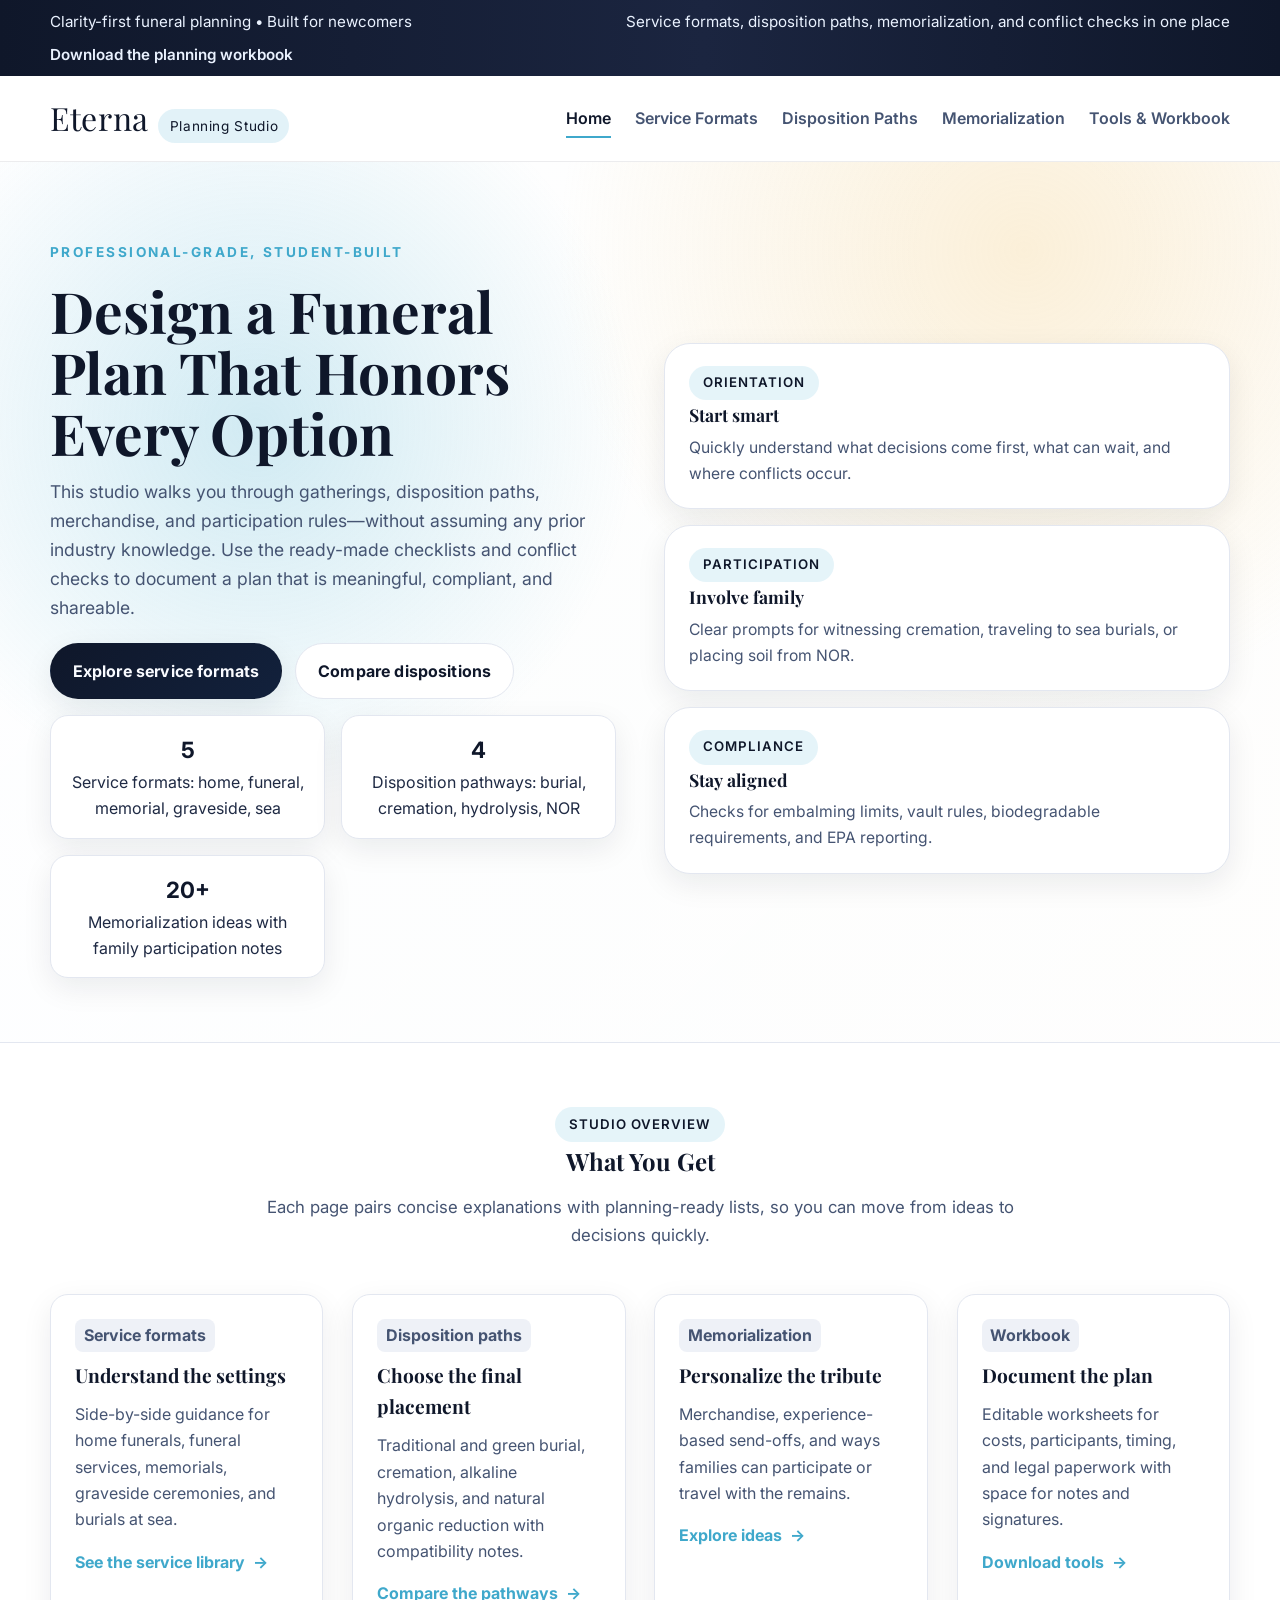
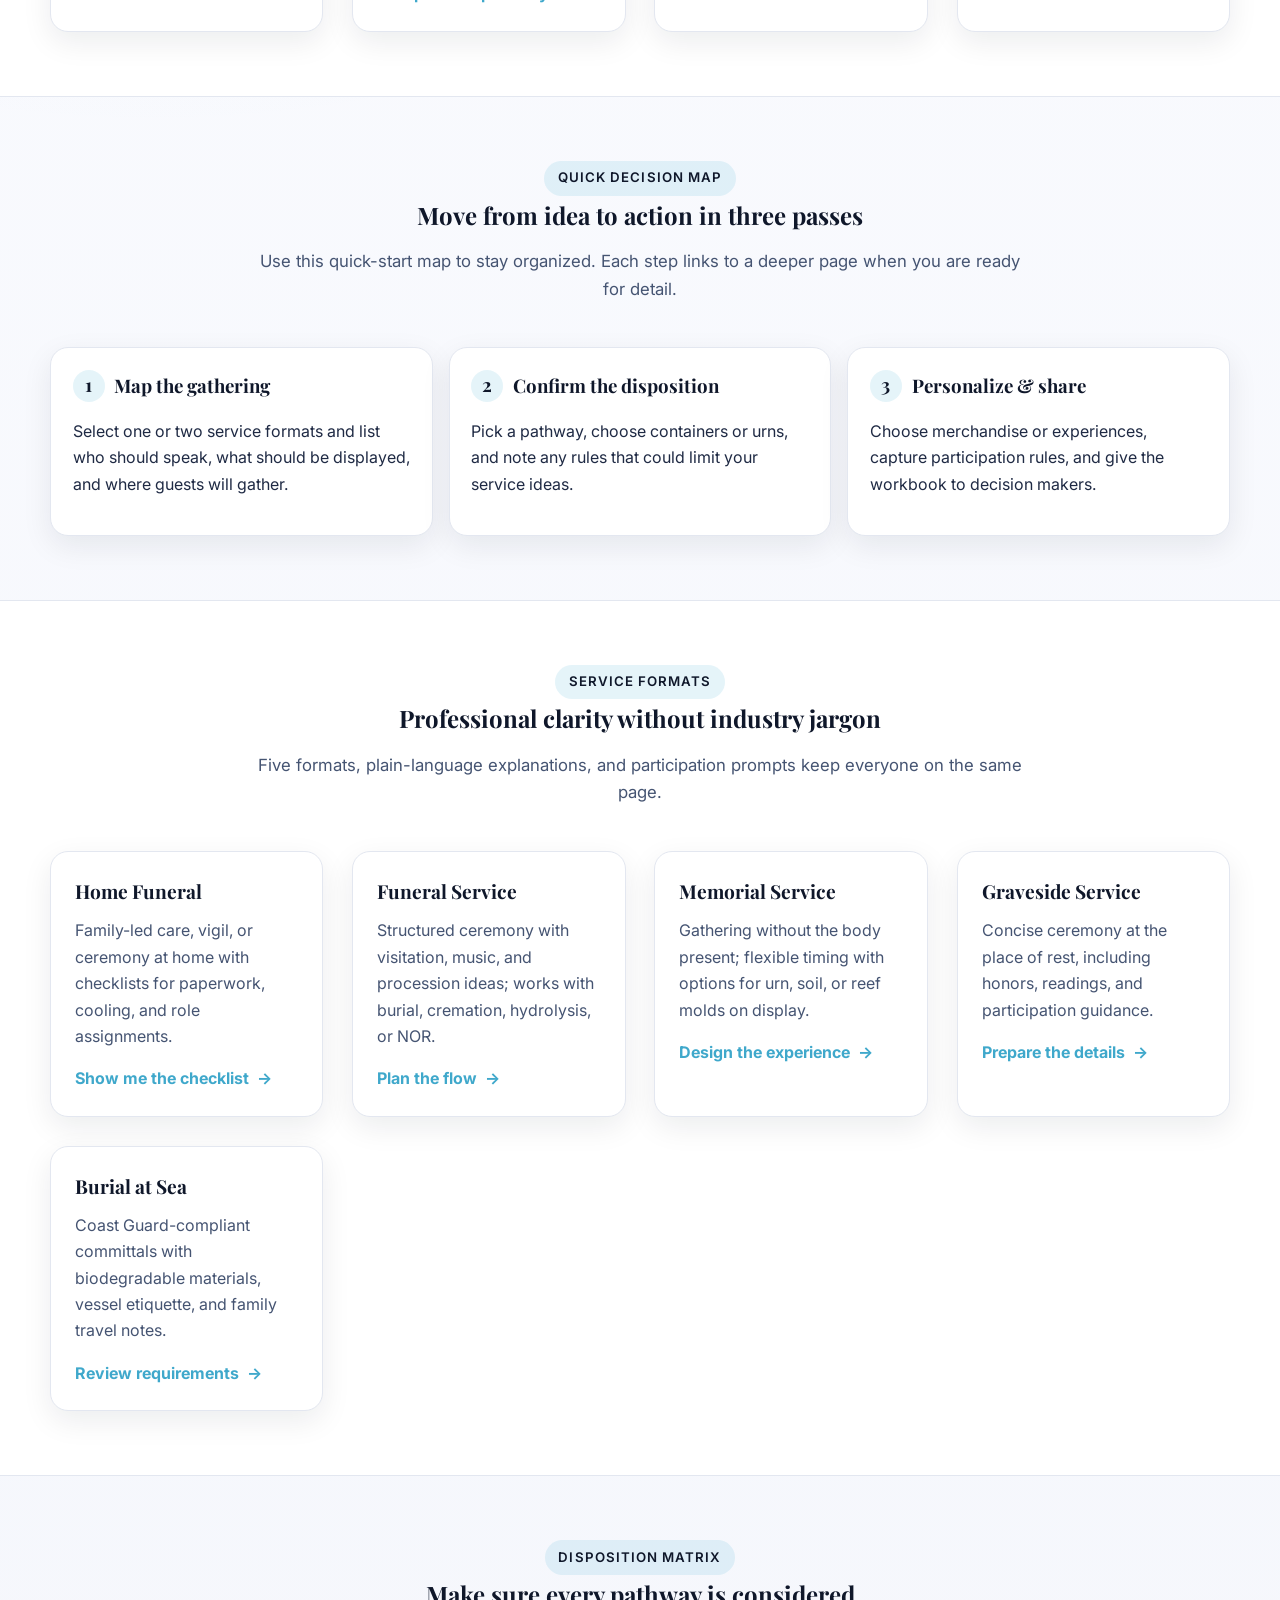
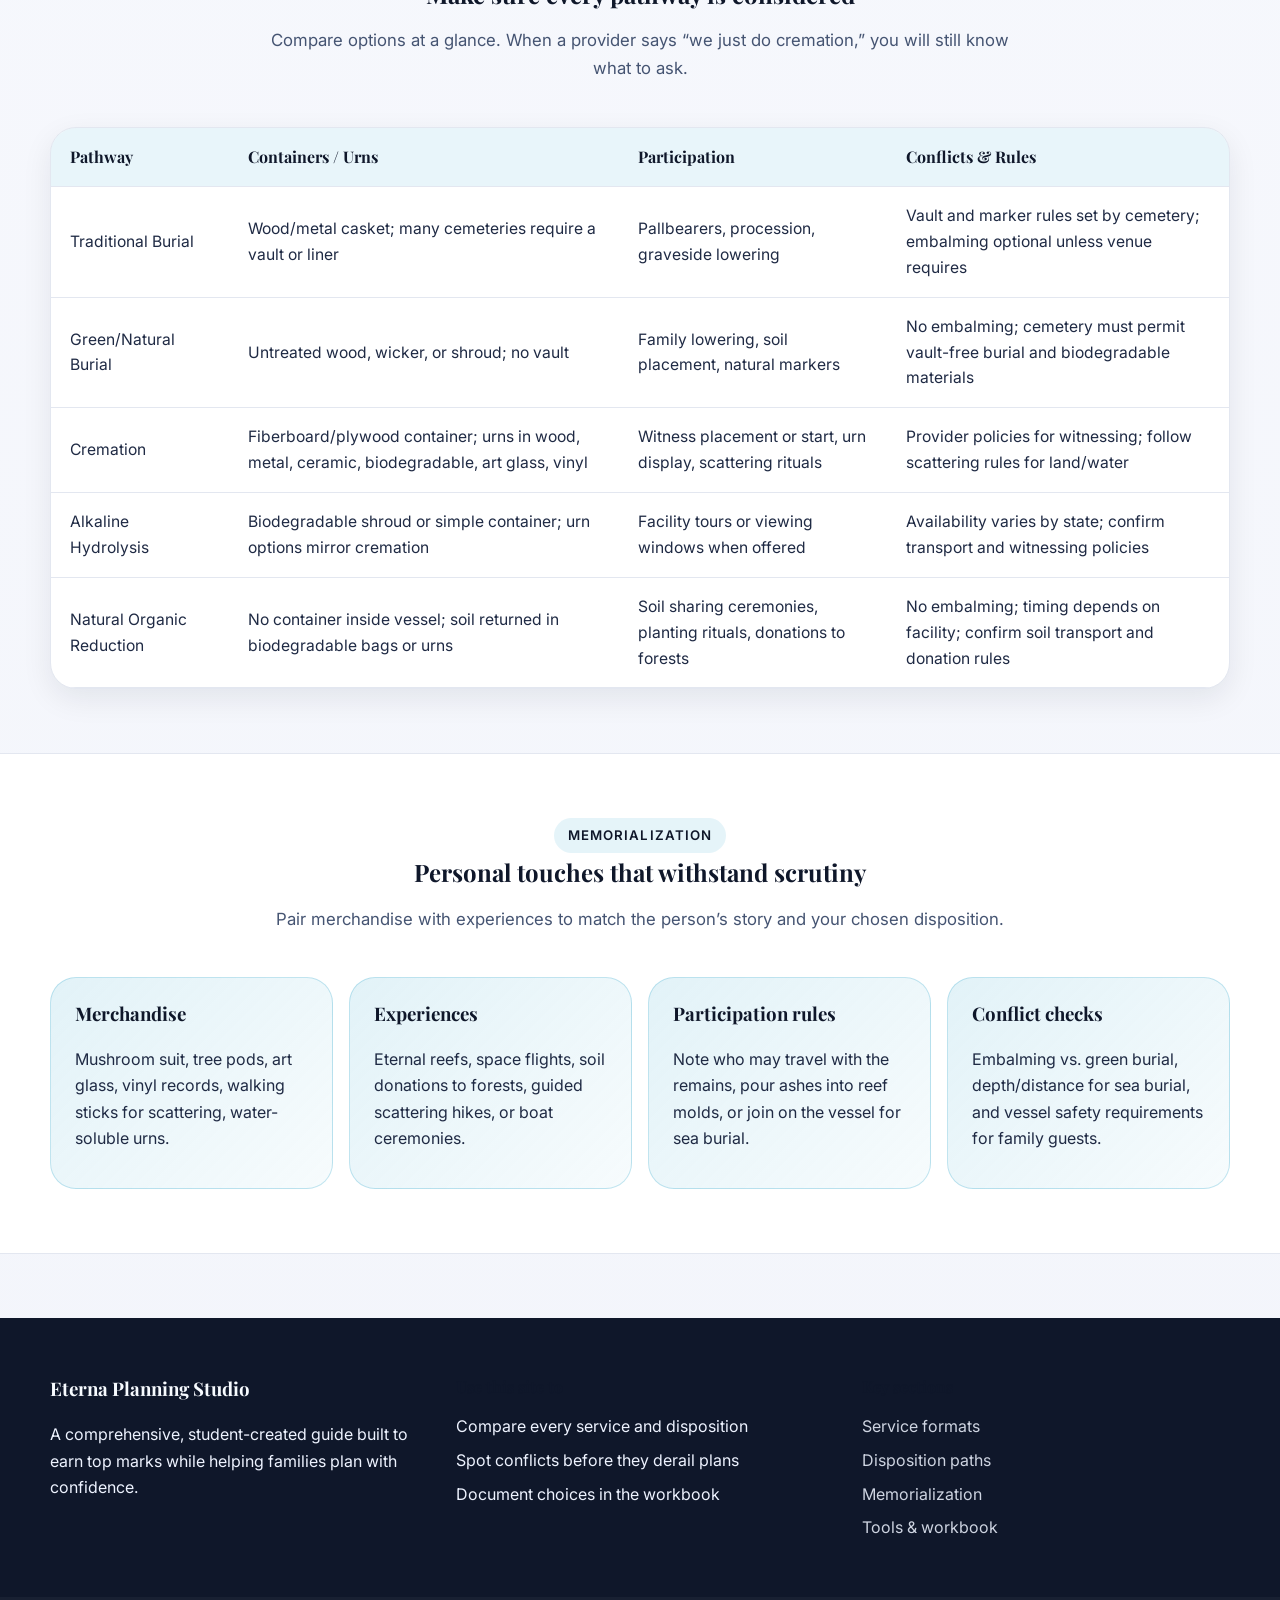
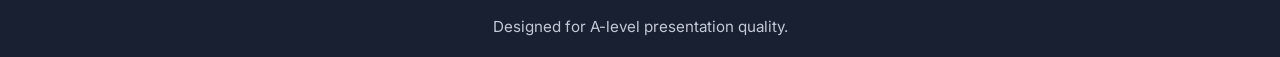
<file: index.html>
<!DOCTYPE html>
<html lang="en">
  <head>
    <meta charset="utf-8" />
    <meta name="viewport" content="width=device-width, initial-scale=1" />
    <meta
      name="description"
      content="A polished, student-built funeral planning studio that explains every service, disposition, and memorialization option with actionable checklists."
    />
    <title>Eterna Planning Studio | Your Complete Funeral Planning Guide</title>
    <link rel="stylesheet" href="assets/css/site.css" />
    <script src="assets/js/main.js" defer></script>
  </head>
  <body>
    <header class="site-header">
      <div class="top-bar">
        <div class="container">
          <span>Clarity-first funeral planning • Built for newcomers</span>
          <span>Service formats, disposition paths, memorialization, and conflict checks in one place</span>
          <a href="contact.html">Download the planning workbook</a>
        </div>
      </div>
      <div class="container navbar">
        <a href="index.html" class="brand">Eterna <span>Planning Studio</span></a>
        <button class="nav-toggle" type="button" aria-expanded="false" aria-label="Toggle navigation" data-nav-toggle>
          &#9776;
        </button>
        <ul class="nav-links" data-nav-links>
          <li><a href="#top" class="active">Home</a></li>
          <li><a href="services.html">Service Formats</a></li>
          <li><a href="preplanning.html">Disposition Paths</a></li>
          <li><a href="obituaries.html">Memorialization</a></li>
          <li><a href="contact.html">Tools &amp; Workbook</a></li>
        </ul>
      </div>
    </header>

    <main id="top">
      <section class="hero">
        <div class="container">
          <div class="hero-copy">
            <div class="hero-eyebrow">Professional-grade, student-built</div>
            <h1>Design a Funeral Plan That Honors Every Option</h1>
            <p>
              This studio walks you through gatherings, disposition paths, merchandise, and participation rules—without assuming any prior industry knowledge. Use the ready-made checklists and conflict checks to document a plan that is meaningful, compliant, and shareable.
            </p>
            <div class="hero-actions">
              <a class="btn btn-primary" href="services.html">Explore service formats</a>
              <a class="btn btn-secondary" href="preplanning.html">Compare dispositions</a>
            </div>
            <div class="stats">
              <div class="stat"><strong>5</strong>Service formats: home, funeral, memorial, graveside, sea</div>
              <div class="stat"><strong>4</strong>Disposition pathways: burial, cremation, hydrolysis, NOR</div>
              <div class="stat"><strong>20+</strong>Memorialization ideas with family participation notes</div>
            </div>
          </div>
          <div class="hero-panels">
            <div class="hero-panel">
              <div class="pill">Orientation</div>
              <h3>Start smart</h3>
              <p>Quickly understand what decisions come first, what can wait, and where conflicts occur.</p>
            </div>
            <div class="hero-panel">
              <div class="pill">Participation</div>
              <h3>Involve family</h3>
              <p>Clear prompts for witnessing cremation, traveling to sea burials, or placing soil from NOR.</p>
            </div>
            <div class="hero-panel">
              <div class="pill">Compliance</div>
              <h3>Stay aligned</h3>
              <p>Checks for embalming limits, vault rules, biodegradable requirements, and EPA reporting.</p>
            </div>
          </div>
        </div>
      </section>

      <section class="section section-alt">
        <div class="container">
          <div class="section-header">
            <div class="pill">Studio overview</div>
            <h2>What You Get</h2>
            <p>Each page pairs concise explanations with planning-ready lists, so you can move from ideas to decisions quickly.</p>
          </div>
          <div class="card-grid">
            <article class="card">
              <span class="tag">Service formats</span>
              <h3>Understand the settings</h3>
              <p>Side-by-side guidance for home funerals, funeral services, memorials, graveside ceremonies, and burials at sea.</p>
              <a class="card-link" href="services.html">See the service library</a>
            </article>
            <article class="card">
              <span class="tag">Disposition paths</span>
              <h3>Choose the final placement</h3>
              <p>Traditional and green burial, cremation, alkaline hydrolysis, and natural organic reduction with compatibility notes.</p>
              <a class="card-link" href="preplanning.html">Compare the pathways</a>
            </article>
            <article class="card">
              <span class="tag">Memorialization</span>
              <h3>Personalize the tribute</h3>
              <p>Merchandise, experience-based send-offs, and ways families can participate or travel with the remains.</p>
              <a class="card-link" href="obituaries.html">Explore ideas</a>
            </article>
            <article class="card">
              <span class="tag">Workbook</span>
              <h3>Document the plan</h3>
              <p>Editable worksheets for costs, participants, timing, and legal paperwork with space for notes and signatures.</p>
              <a class="card-link" href="contact.html">Download tools</a>
            </article>
          </div>
        </div>
      </section>

      <section class="section">
        <div class="container">
          <div class="section-header">
            <div class="pill">Quick decision map</div>
            <h2>Move from idea to action in three passes</h2>
            <p>Use this quick-start map to stay organized. Each step links to a deeper page when you are ready for detail.</p>
          </div>
          <div class="plan-steps">
            <div class="plan-step">
              <h3>Map the gathering</h3>
              <p>Select one or two service formats and list who should speak, what should be displayed, and where guests will gather.</p>
            </div>
            <div class="plan-step">
              <h3>Confirm the disposition</h3>
              <p>Pick a pathway, choose containers or urns, and note any rules that could limit your service ideas.</p>
            </div>
            <div class="plan-step">
              <h3>Personalize &amp; share</h3>
              <p>Choose merchandise or experiences, capture participation rules, and give the workbook to decision makers.</p>
            </div>
          </div>
        </div>
      </section>

      <section class="section section-alt" id="services">
        <div class="container">
          <div class="section-header">
            <div class="pill">Service formats</div>
            <h2>Professional clarity without industry jargon</h2>
            <p>Five formats, plain-language explanations, and participation prompts keep everyone on the same page.</p>
          </div>
          <div class="card-grid">
            <article class="card">
              <h3>Home Funeral</h3>
              <p>Family-led care, vigil, or ceremony at home with checklists for paperwork, cooling, and role assignments.</p>
              <a class="card-link" href="services.html#home-funeral">Show me the checklist</a>
            </article>
            <article class="card">
              <h3>Funeral Service</h3>
              <p>Structured ceremony with visitation, music, and procession ideas; works with burial, cremation, hydrolysis, or NOR.</p>
              <a class="card-link" href="services.html#funeral-service">Plan the flow</a>
            </article>
            <article class="card">
              <h3>Memorial Service</h3>
              <p>Gathering without the body present; flexible timing with options for urn, soil, or reef molds on display.</p>
              <a class="card-link" href="services.html#memorial-service">Design the experience</a>
            </article>
            <article class="card">
              <h3>Graveside Service</h3>
              <p>Concise ceremony at the place of rest, including honors, readings, and participation guidance.</p>
              <a class="card-link" href="services.html#graveside-service">Prepare the details</a>
            </article>
            <article class="card">
              <h3>Burial at Sea</h3>
              <p>Coast Guard-compliant committals with biodegradable materials, vessel etiquette, and family travel notes.</p>
              <a class="card-link" href="services.html#burial-at-sea">Review requirements</a>
            </article>
          </div>
        </div>
      </section>

      <section class="section" id="disposition">
        <div class="container">
          <div class="section-header">
            <div class="pill">Disposition matrix</div>
            <h2>Make sure every pathway is considered</h2>
            <p>Compare options at a glance. When a provider says “we just do cremation,” you will still know what to ask.</p>
          </div>
          <div class="table-wrapper">
            <table class="table">
              <thead>
                <tr>
                  <th>Pathway</th>
                  <th>Containers / Urns</th>
                  <th>Participation</th>
                  <th>Conflicts &amp; Rules</th>
                </tr>
              </thead>
              <tbody>
                <tr>
                  <td>Traditional Burial</td>
                  <td>Wood/metal casket; many cemeteries require a vault or liner</td>
                  <td>Pallbearers, procession, graveside lowering</td>
                  <td>Vault and marker rules set by cemetery; embalming optional unless venue requires</td>
                </tr>
                <tr>
                  <td>Green/Natural Burial</td>
                  <td>Untreated wood, wicker, or shroud; no vault</td>
                  <td>Family lowering, soil placement, natural markers</td>
                  <td>No embalming; cemetery must permit vault-free burial and biodegradable materials</td>
                </tr>
                <tr>
                  <td>Cremation</td>
                  <td>Fiberboard/plywood container; urns in wood, metal, ceramic, biodegradable, art glass, vinyl</td>
                  <td>Witness placement or start, urn display, scattering rituals</td>
                  <td>Provider policies for witnessing; follow scattering rules for land/water</td>
                </tr>
                <tr>
                  <td>Alkaline Hydrolysis</td>
                  <td>Biodegradable shroud or simple container; urn options mirror cremation</td>
                  <td>Facility tours or viewing windows when offered</td>
                  <td>Availability varies by state; confirm transport and witnessing policies</td>
                </tr>
                <tr>
                  <td>Natural Organic Reduction</td>
                  <td>No container inside vessel; soil returned in biodegradable bags or urns</td>
                  <td>Soil sharing ceremonies, planting rituals, donations to forests</td>
                  <td>No embalming; timing depends on facility; confirm soil transport and donation rules</td>
                </tr>
              </tbody>
            </table>
          </div>
        </div>
      </section>

      <section class="section section-alt" id="memorialization">
        <div class="container">
          <div class="section-header">
            <div class="pill">Memorialization</div>
            <h2>Personal touches that withstand scrutiny</h2>
            <p>Pair merchandise with experiences to match the person’s story and your chosen disposition.</p>
          </div>
          <div class="callout-grid">
            <div class="callout">
              <h3>Merchandise</h3>
              <p>Mushroom suit, tree pods, art glass, vinyl records, walking sticks for scattering, water-soluble urns.</p>
            </div>
            <div class="callout">
              <h3>Experiences</h3>
              <p>Eternal reefs, space flights, soil donations to forests, guided scattering hikes, or boat ceremonies.</p>
            </div>
            <div class="callout">
              <h3>Participation rules</h3>
              <p>Note who may travel with the remains, pour ashes into reef molds, or join on the vessel for sea burial.</p>
            </div>
            <div class="callout">
              <h3>Conflict checks</h3>
              <p>Embalming vs. green burial, depth/distance for sea burial, and vessel safety requirements for family guests.</p>
            </div>
          </div>
        </div>
      </section>
    </main>

    <footer>
      <div class="container footer-grid">
        <div class="footer-brand">
          <h3>Eterna Planning Studio</h3>
          <p>A comprehensive, student-created guide built to earn top marks while helping families plan with confidence.</p>
        </div>
        <div>
          <h4>Use this site to</h4>
          <ul class="footer-links">
            <li>Compare every service and disposition</li>
            <li>Spot conflicts before they derail plans</li>
            <li>Document choices in the workbook</li>
          </ul>
        </div>
        <div>
          <h4>Key sections</h4>
          <ul class="footer-links">
            <li><a href="services.html">Service formats</a></li>
            <li><a href="preplanning.html">Disposition paths</a></li>
            <li><a href="obituaries.html">Memorialization</a></li>
            <li><a href="contact.html">Tools &amp; workbook</a></li>
          </ul>
        </div>
      </div>
      <div class="footer-bottom">Designed for A-level presentation quality.</div>
    </footer>
  </body>
</html>
</file>
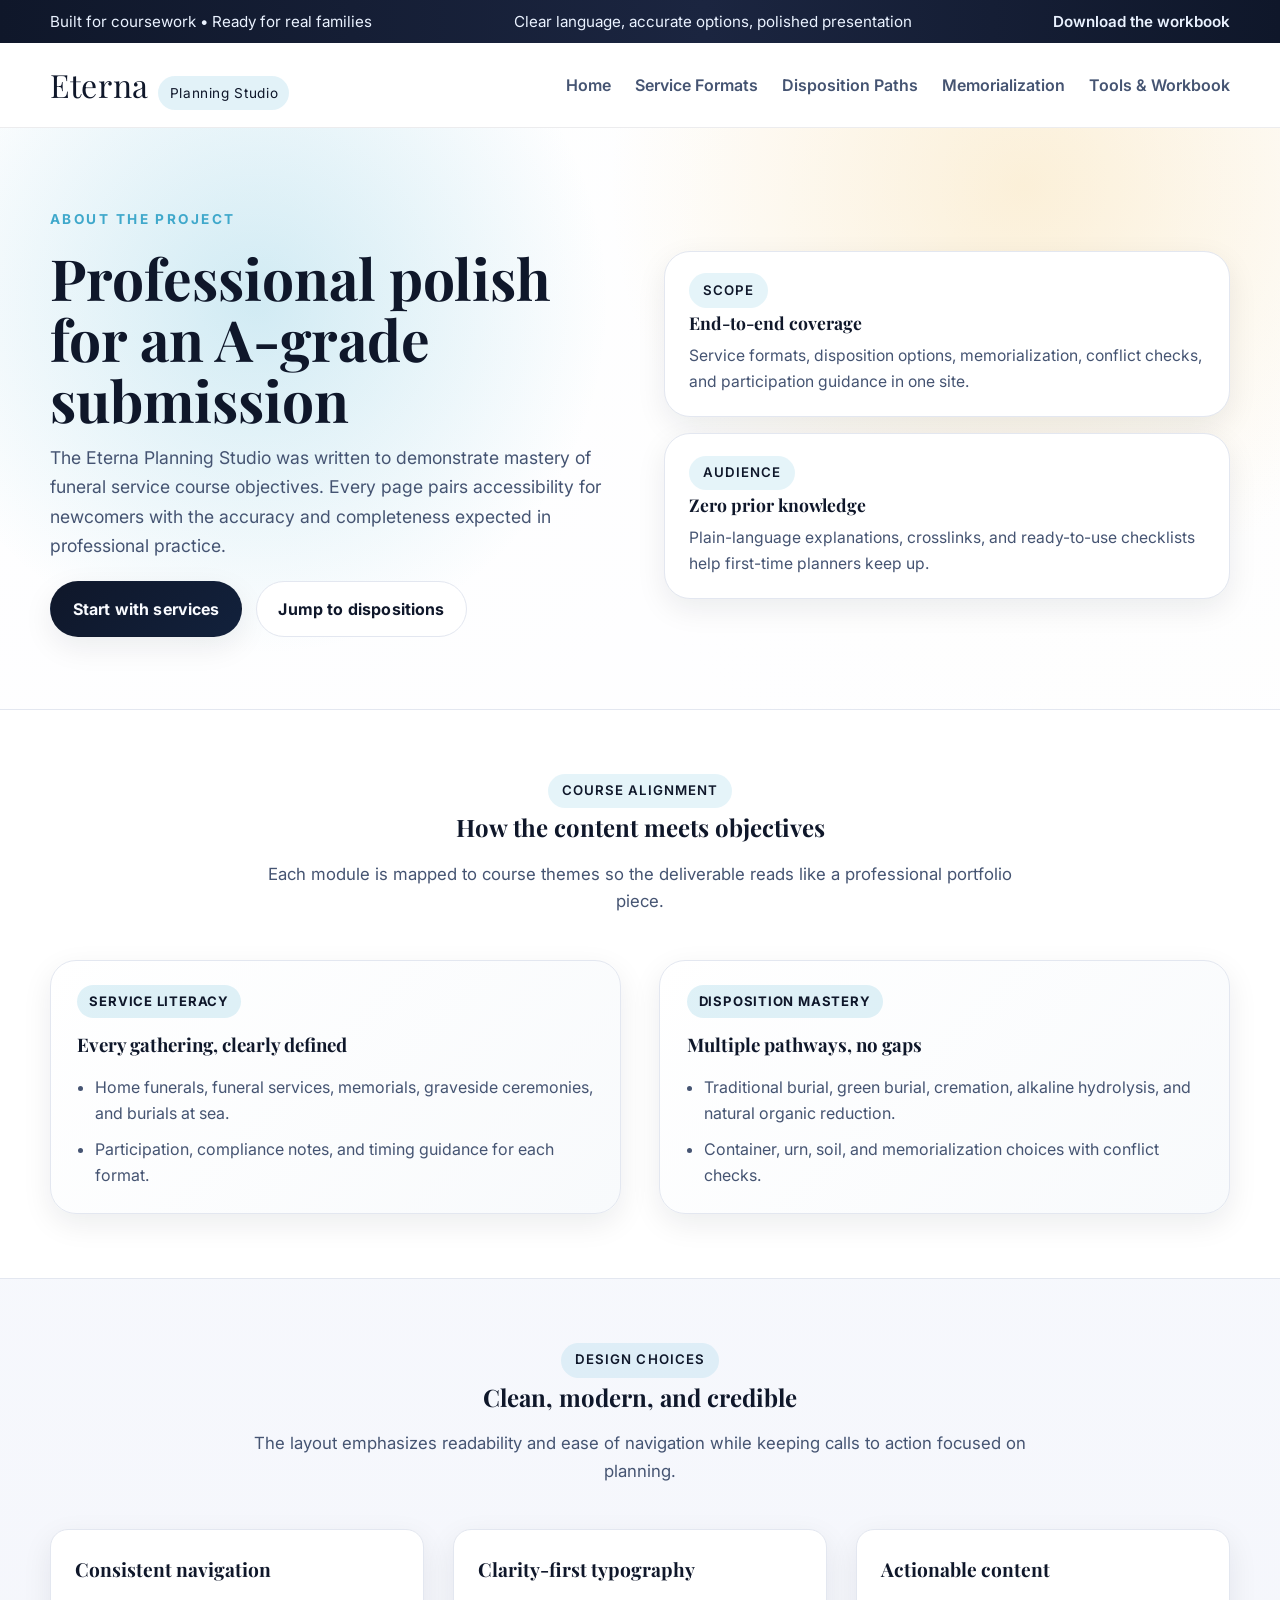
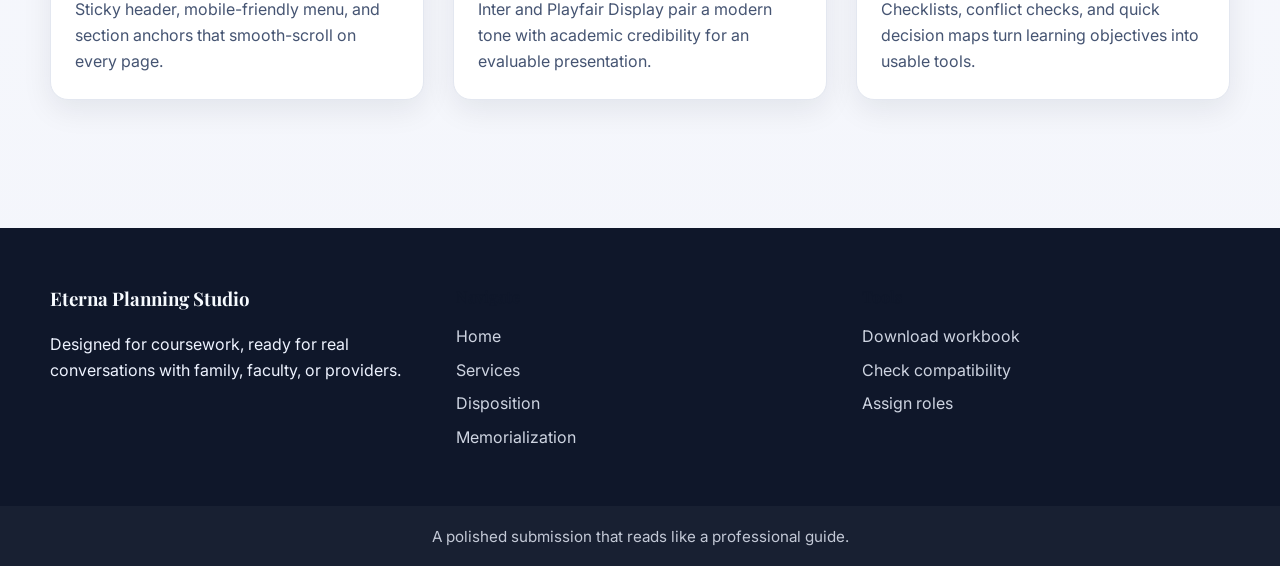
<file: about.html>
<!DOCTYPE html>
<html lang="en">
  <head>
    <meta charset="utf-8" />
    <meta name="viewport" content="width=device-width, initial-scale=1" />
    <meta
      name="description"
      content="Background on the Eterna Planning Studio, a professional-quality student resource for funeral planning." />
    <title>About | Eterna Planning Studio</title>
    <link rel="stylesheet" href="assets/css/site.css" />
    <script src="assets/js/main.js" defer></script>
  </head>
  <body>
    <header class="site-header">
      <div class="top-bar">
        <div class="container">
          <span>Built for coursework • Ready for real families</span>
          <span>Clear language, accurate options, polished presentation</span>
          <a href="contact.html">Download the workbook</a>
        </div>
      </div>
      <div class="container navbar">
        <a href="index.html" class="brand">Eterna <span>Planning Studio</span></a>
        <button class="nav-toggle" type="button" aria-expanded="false" aria-label="Toggle navigation" data-nav-toggle>
          &#9776;
        </button>
        <ul class="nav-links" data-nav-links>
          <li><a href="index.html">Home</a></li>
          <li><a href="services.html">Service Formats</a></li>
          <li><a href="preplanning.html">Disposition Paths</a></li>
          <li><a href="obituaries.html">Memorialization</a></li>
          <li><a href="contact.html">Tools &amp; Workbook</a></li>
        </ul>
      </div>
    </header>

    <main id="top">
      <section class="hero">
        <div class="container">
          <div class="hero-copy">
            <div class="hero-eyebrow">About the project</div>
            <h1>Professional polish for an A-grade submission</h1>
            <p>
              The Eterna Planning Studio was written to demonstrate mastery of funeral service course objectives. Every page pairs accessibility for newcomers with the accuracy and completeness expected in professional practice.
            </p>
            <div class="hero-actions">
              <a class="btn btn-primary" href="services.html">Start with services</a>
              <a class="btn btn-secondary" href="preplanning.html">Jump to dispositions</a>
            </div>
          </div>
          <div class="hero-panels">
            <div class="hero-panel">
              <div class="pill">Scope</div>
              <h3>End-to-end coverage</h3>
              <p>Service formats, disposition options, memorialization, conflict checks, and participation guidance in one site.</p>
            </div>
            <div class="hero-panel">
              <div class="pill">Audience</div>
              <h3>Zero prior knowledge</h3>
              <p>Plain-language explanations, crosslinks, and ready-to-use checklists help first-time planners keep up.</p>
            </div>
          </div>
        </div>
      </section>

      <section class="section section-alt">
        <div class="container">
          <div class="section-header">
            <div class="pill">Course alignment</div>
            <h2>How the content meets objectives</h2>
            <p>Each module is mapped to course themes so the deliverable reads like a professional portfolio piece.</p>
          </div>
          <div class="grid-two-column">
            <div class="highlight-banner">
              <div class="badge-soft">Service literacy</div>
              <h3>Every gathering, clearly defined</h3>
              <ul>
                <li>Home funerals, funeral services, memorials, graveside ceremonies, and burials at sea.</li>
                <li>Participation, compliance notes, and timing guidance for each format.</li>
              </ul>
            </div>
            <div class="highlight-banner">
              <div class="badge-soft">Disposition mastery</div>
              <h3>Multiple pathways, no gaps</h3>
              <ul>
                <li>Traditional burial, green burial, cremation, alkaline hydrolysis, and natural organic reduction.</li>
                <li>Container, urn, soil, and memorialization choices with conflict checks.</li>
              </ul>
            </div>
          </div>
        </div>
      </section>

      <section class="section">
        <div class="container">
          <div class="section-header">
            <div class="pill">Design choices</div>
            <h2>Clean, modern, and credible</h2>
            <p>The layout emphasizes readability and ease of navigation while keeping calls to action focused on planning.</p>
          </div>
          <div class="card-grid">
            <article class="card">
              <h3>Consistent navigation</h3>
              <p>Sticky header, mobile-friendly menu, and section anchors that smooth-scroll on every page.</p>
            </article>
            <article class="card">
              <h3>Clarity-first typography</h3>
              <p>Inter and Playfair Display pair a modern tone with academic credibility for an evaluable presentation.</p>
            </article>
            <article class="card">
              <h3>Actionable content</h3>
              <p>Checklists, conflict checks, and quick decision maps turn learning objectives into usable tools.</p>
            </article>
          </div>
        </div>
      </section>
    </main>

    <footer>
      <div class="container footer-grid">
        <div class="footer-brand">
          <h3>Eterna Planning Studio</h3>
          <p>Designed for coursework, ready for real conversations with family, faculty, or providers.</p>
        </div>
        <div>
          <h4>Navigate</h4>
          <ul class="footer-links">
            <li><a href="index.html">Home</a></li>
            <li><a href="services.html">Services</a></li>
            <li><a href="preplanning.html">Disposition</a></li>
            <li><a href="obituaries.html">Memorialization</a></li>
          </ul>
        </div>
        <div>
          <h4>Tools</h4>
          <ul class="footer-links">
            <li><a href="contact.html">Download workbook</a></li>
            <li><a href="preplanning.html#conflicts">Check compatibility</a></li>
            <li><a href="services.html#home-funeral">Assign roles</a></li>
          </ul>
        </div>
      </div>
      <div class="footer-bottom">A polished submission that reads like a professional guide.</div>
    </footer>
  </body>
</html>
</file>
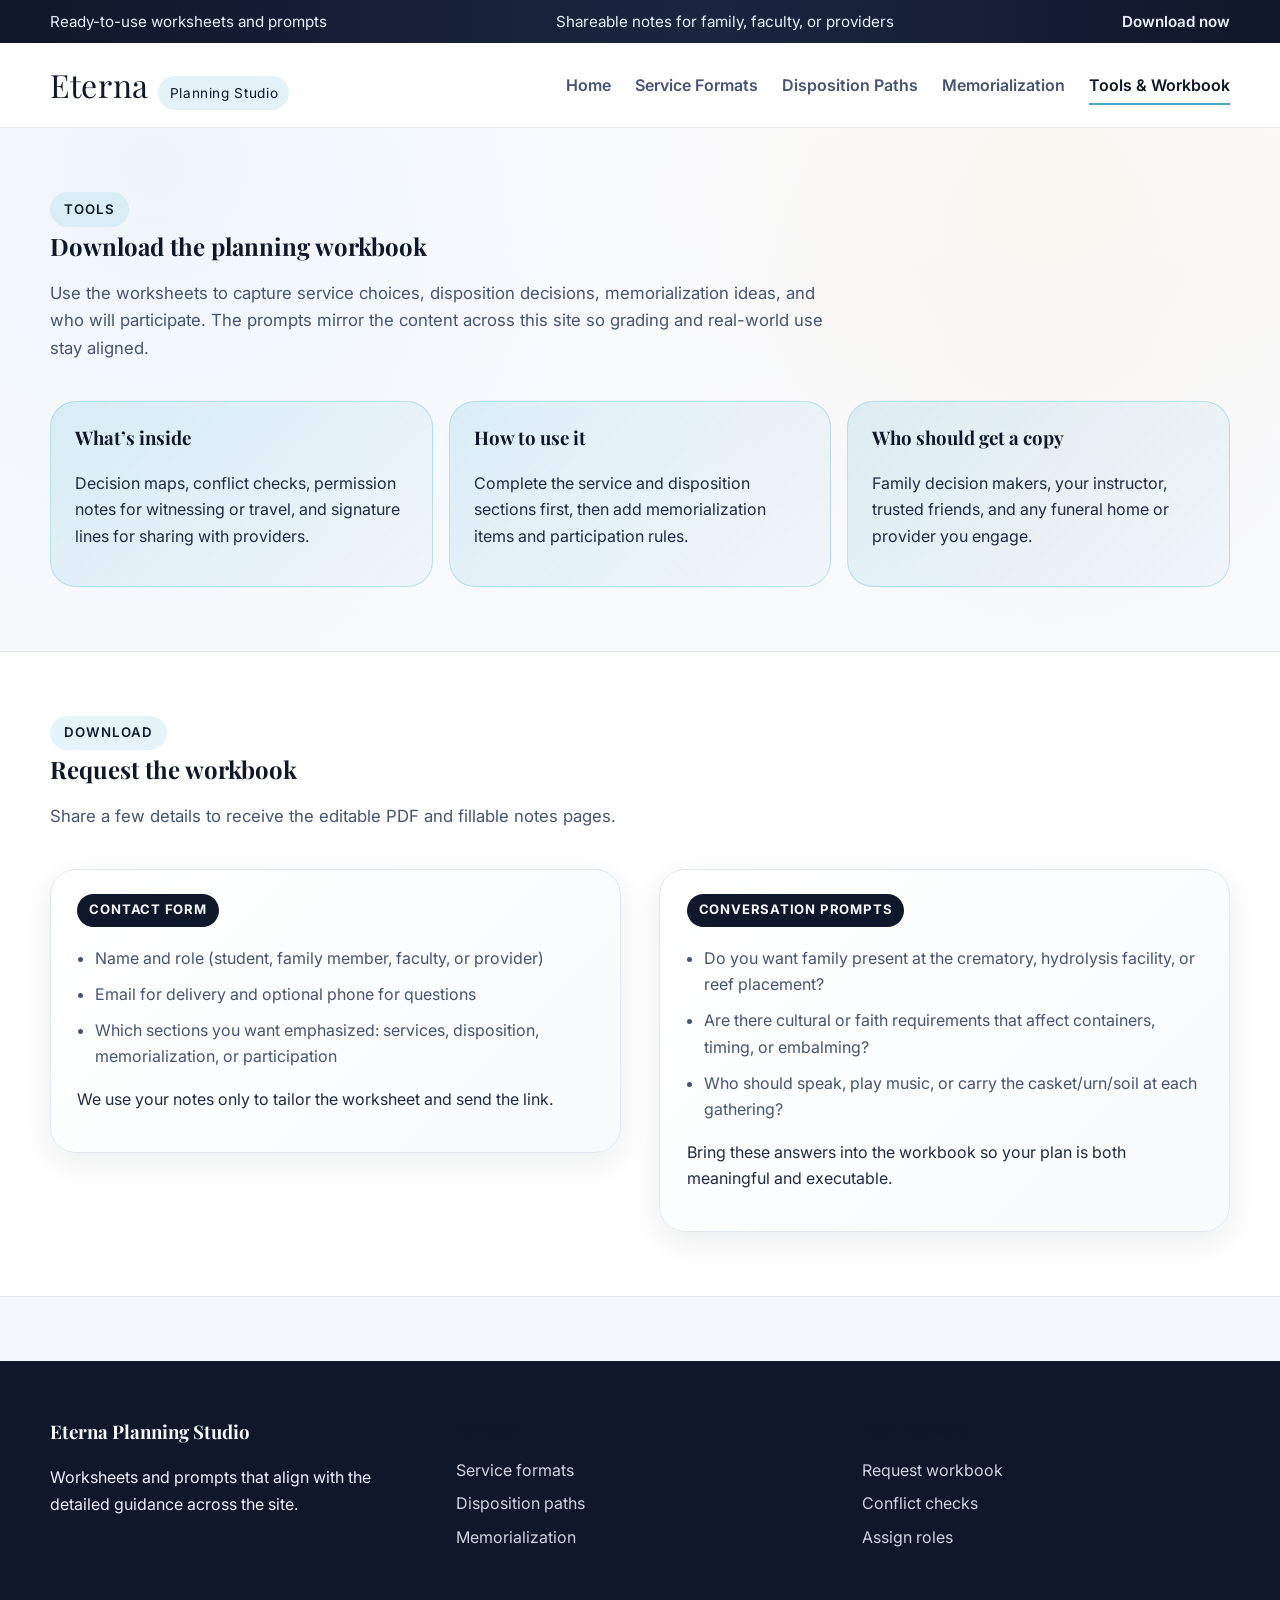
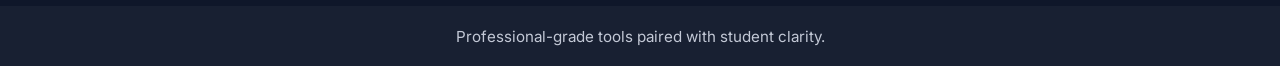
<file: contact.html>
<!DOCTYPE html>
<html lang="en">
  <head>
    <meta charset="utf-8" />
    <meta name="viewport" content="width=device-width, initial-scale=1" />
    <meta name="description" content="Download the planning workbook and find prompts to finalize your funeral plan." />
    <title>Tools &amp; Workbook | Eterna Planning Studio</title>
    <link rel="stylesheet" href="assets/css/site.css" />
    <script src="assets/js/main.js" defer></script>
  </head>
  <body>
    <header class="site-header">
      <div class="top-bar">
        <div class="container">
          <span>Ready-to-use worksheets and prompts</span>
          <span>Shareable notes for family, faculty, or providers</span>
          <a href="#download">Download now</a>
        </div>
      </div>
      <div class="container navbar">
        <a href="index.html" class="brand">Eterna <span>Planning Studio</span></a>
        <button class="nav-toggle" type="button" aria-expanded="false" aria-label="Toggle navigation" data-nav-toggle>
          &#9776;
        </button>
        <ul class="nav-links" data-nav-links>
          <li><a href="index.html">Home</a></li>
          <li><a href="services.html">Service Formats</a></li>
          <li><a href="preplanning.html">Disposition Paths</a></li>
          <li><a href="obituaries.html">Memorialization</a></li>
          <li><a href="contact.html" class="active">Tools &amp; Workbook</a></li>
        </ul>
      </div>
    </header>

    <main id="top">
      <section class="section">
        <div class="container">
          <div class="section-header section-header--left">
            <div class="pill">Tools</div>
            <h1>Download the planning workbook</h1>
            <p>Use the worksheets to capture service choices, disposition decisions, memorialization ideas, and who will participate. The prompts mirror the content across this site so grading and real-world use stay aligned.</p>
          </div>
          <div class="callout-grid">
            <div class="callout">
              <h3>What’s inside</h3>
              <p>Decision maps, conflict checks, permission notes for witnessing or travel, and signature lines for sharing with providers.</p>
            </div>
            <div class="callout">
              <h3>How to use it</h3>
              <p>Complete the service and disposition sections first, then add memorialization items and participation rules.</p>
            </div>
            <div class="callout">
              <h3>Who should get a copy</h3>
              <p>Family decision makers, your instructor, trusted friends, and any funeral home or provider you engage.</p>
            </div>
          </div>
        </div>
      </section>

      <section class="section section-alt" id="download">
        <div class="container">
          <div class="section-header section-header--left">
            <div class="pill">Download</div>
            <h2>Request the workbook</h2>
            <p>Share a few details to receive the editable PDF and fillable notes pages.</p>
          </div>
          <div class="grid-two-column">
            <div class="highlight-banner">
              <div class="badge">Contact form</div>
              <ul>
                <li>Name and role (student, family member, faculty, or provider)</li>
                <li>Email for delivery and optional phone for questions</li>
                <li>Which sections you want emphasized: services, disposition, memorialization, or participation</li>
              </ul>
              <p class="form-disclaimer">We use your notes only to tailor the worksheet and send the link.</p>
            </div>
            <div class="highlight-banner">
              <div class="badge">Conversation prompts</div>
              <ul>
                <li>Do you want family present at the crematory, hydrolysis facility, or reef placement?</li>
                <li>Are there cultural or faith requirements that affect containers, timing, or embalming?</li>
                <li>Who should speak, play music, or carry the casket/urn/soil at each gathering?</li>
              </ul>
              <p>Bring these answers into the workbook so your plan is both meaningful and executable.</p>
            </div>
          </div>
        </div>
      </section>
    </main>

    <footer>
      <div class="container footer-grid">
        <div class="footer-brand">
          <h3>Eterna Planning Studio</h3>
          <p>Worksheets and prompts that align with the detailed guidance across the site.</p>
        </div>
        <div>
          <h4>Navigate</h4>
          <ul class="footer-links">
            <li><a href="services.html">Service formats</a></li>
            <li><a href="preplanning.html">Disposition paths</a></li>
            <li><a href="obituaries.html">Memorialization</a></li>
          </ul>
        </div>
        <div>
          <h4>Stay organized</h4>
          <ul class="footer-links">
            <li><a href="#download">Request workbook</a></li>
            <li><a href="preplanning.html#conflicts">Conflict checks</a></li>
            <li><a href="services.html#home-funeral">Assign roles</a></li>
          </ul>
        </div>
      </div>
      <div class="footer-bottom">Professional-grade tools paired with student clarity.</div>
    </footer>
  </body>
</html>
</file>
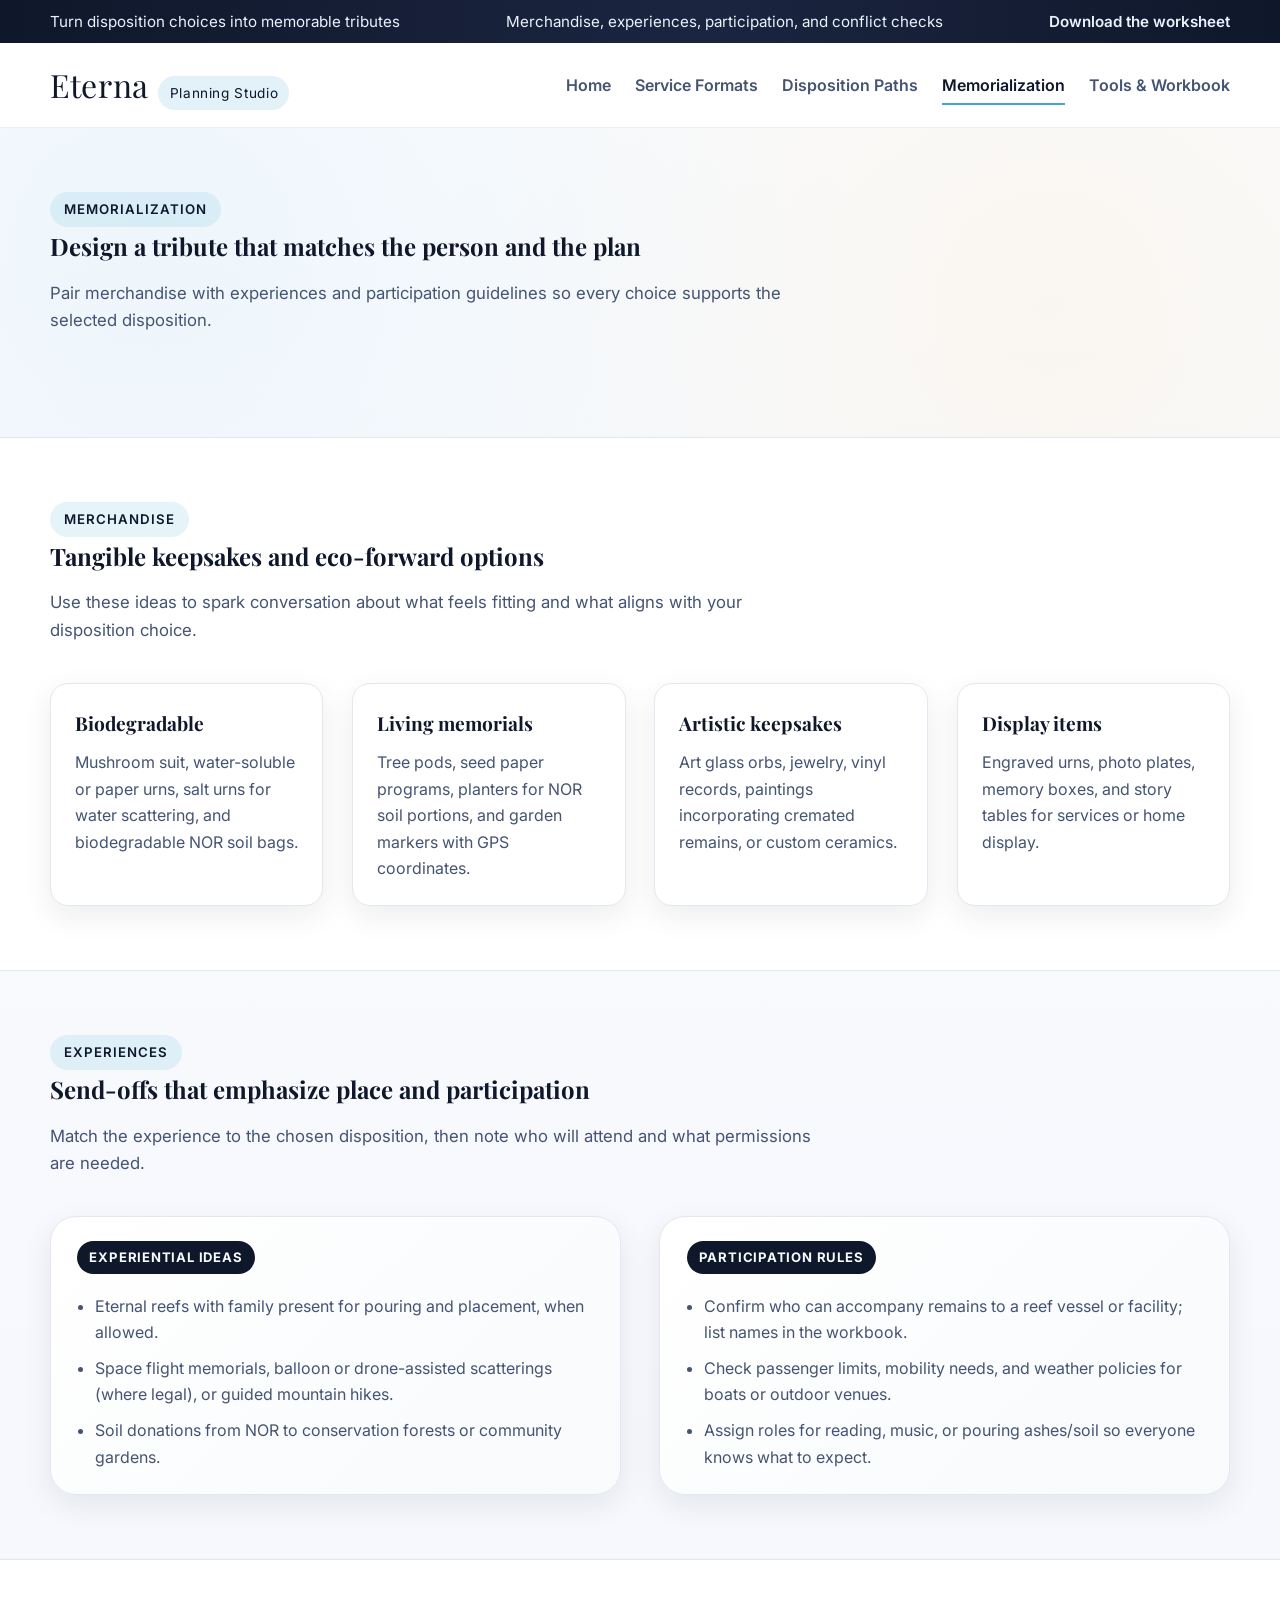
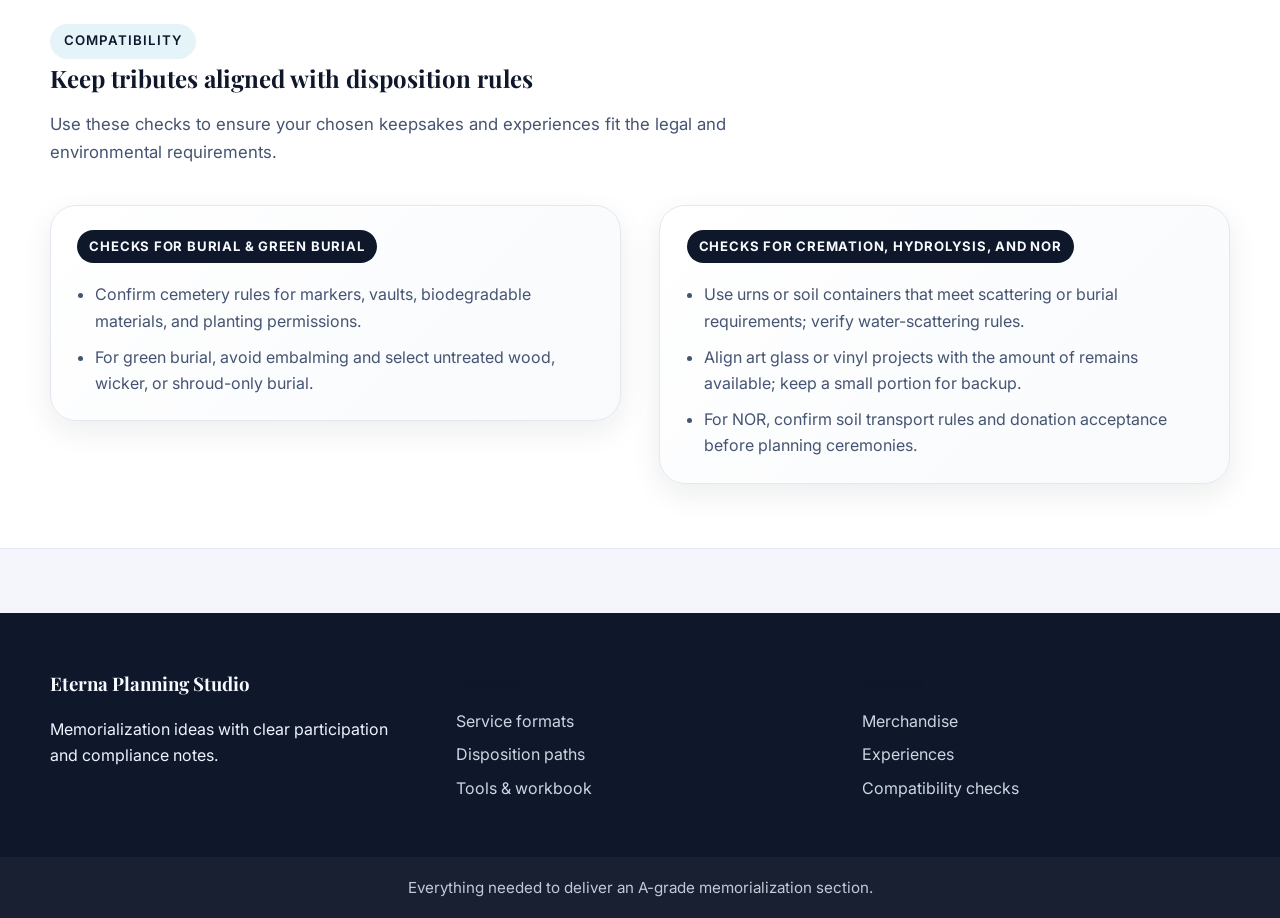
<file: obituaries.html>
<!DOCTYPE html>
<html lang="en">
  <head>
    <meta charset="utf-8" />
    <meta name="viewport" content="width=device-width, initial-scale=1" />
    <meta name="description" content="Memorialization options including merchandise, experiences, and participation rules." />
    <title>Memorialization | Eterna Planning Studio</title>
    <link rel="stylesheet" href="assets/css/site.css" />
    <script src="assets/js/main.js" defer></script>
  </head>
  <body>
    <header class="site-header">
      <div class="top-bar">
        <div class="container">
          <span>Turn disposition choices into memorable tributes</span>
          <span>Merchandise, experiences, participation, and conflict checks</span>
          <a href="contact.html">Download the worksheet</a>
        </div>
      </div>
      <div class="container navbar">
        <a href="index.html" class="brand">Eterna <span>Planning Studio</span></a>
        <button class="nav-toggle" type="button" aria-expanded="false" aria-label="Toggle navigation" data-nav-toggle>
          &#9776;
        </button>
        <ul class="nav-links" data-nav-links>
          <li><a href="index.html">Home</a></li>
          <li><a href="services.html">Service Formats</a></li>
          <li><a href="preplanning.html">Disposition Paths</a></li>
          <li><a href="obituaries.html" class="active">Memorialization</a></li>
          <li><a href="contact.html">Tools &amp; Workbook</a></li>
        </ul>
      </div>
    </header>

    <main id="top">
      <section class="section">
        <div class="container">
          <div class="section-header section-header--left">
            <div class="pill">Memorialization</div>
            <h1>Design a tribute that matches the person and the plan</h1>
            <p>Pair merchandise with experiences and participation guidelines so every choice supports the selected disposition.</p>
          </div>
        </div>
      </section>

      <section class="section section-alt" id="merchandise">
        <div class="container">
          <div class="section-header section-header--left">
            <div class="pill">Merchandise</div>
            <h2>Tangible keepsakes and eco-forward options</h2>
            <p>Use these ideas to spark conversation about what feels fitting and what aligns with your disposition choice.</p>
          </div>
          <div class="card-grid">
            <article class="card">
              <h3>Biodegradable</h3>
              <p>Mushroom suit, water-soluble or paper urns, salt urns for water scattering, and biodegradable NOR soil bags.</p>
            </article>
            <article class="card">
              <h3>Living memorials</h3>
              <p>Tree pods, seed paper programs, planters for NOR soil portions, and garden markers with GPS coordinates.</p>
            </article>
            <article class="card">
              <h3>Artistic keepsakes</h3>
              <p>Art glass orbs, jewelry, vinyl records, paintings incorporating cremated remains, or custom ceramics.</p>
            </article>
            <article class="card">
              <h3>Display items</h3>
              <p>Engraved urns, photo plates, memory boxes, and story tables for services or home display.</p>
            </article>
          </div>
        </div>
      </section>

      <section class="section" id="services">
        <div class="container">
          <div class="section-header section-header--left">
            <div class="pill">Experiences</div>
            <h2>Send-offs that emphasize place and participation</h2>
            <p>Match the experience to the chosen disposition, then note who will attend and what permissions are needed.</p>
          </div>
          <div class="grid-two-column">
            <div class="highlight-banner">
              <div class="badge">Experiential ideas</div>
              <ul>
                <li>Eternal reefs with family present for pouring and placement, when allowed.</li>
                <li>Space flight memorials, balloon or drone-assisted scatterings (where legal), or guided mountain hikes.</li>
                <li>Soil donations from NOR to conservation forests or community gardens.</li>
              </ul>
            </div>
            <div class="highlight-banner">
              <div class="badge">Participation rules</div>
              <ul>
                <li>Confirm who can accompany remains to a reef vessel or facility; list names in the workbook.</li>
                <li>Check passenger limits, mobility needs, and weather policies for boats or outdoor venues.</li>
                <li>Assign roles for reading, music, or pouring ashes/soil so everyone knows what to expect.</li>
              </ul>
            </div>
          </div>
        </div>
      </section>

      <section class="section section-alt" id="participation">
        <div class="container">
          <div class="section-header section-header--left">
            <div class="pill">Compatibility</div>
            <h2>Keep tributes aligned with disposition rules</h2>
            <p>Use these checks to ensure your chosen keepsakes and experiences fit the legal and environmental requirements.</p>
          </div>
          <div class="grid-two-column">
            <div class="highlight-banner">
              <div class="badge">Checks for burial &amp; green burial</div>
              <ul>
                <li>Confirm cemetery rules for markers, vaults, biodegradable materials, and planting permissions.</li>
                <li>For green burial, avoid embalming and select untreated wood, wicker, or shroud-only burial.</li>
              </ul>
            </div>
            <div class="highlight-banner">
              <div class="badge">Checks for cremation, hydrolysis, and NOR</div>
              <ul>
                <li>Use urns or soil containers that meet scattering or burial requirements; verify water-scattering rules.</li>
                <li>Align art glass or vinyl projects with the amount of remains available; keep a small portion for backup.</li>
                <li>For NOR, confirm soil transport rules and donation acceptance before planning ceremonies.</li>
              </ul>
            </div>
          </div>
        </div>
      </section>
    </main>

    <footer>
      <div class="container footer-grid">
        <div class="footer-brand">
          <h3>Eterna Planning Studio</h3>
          <p>Memorialization ideas with clear participation and compliance notes.</p>
        </div>
        <div>
          <h4>Continue</h4>
          <ul class="footer-links">
            <li><a href="services.html">Service formats</a></li>
            <li><a href="preplanning.html">Disposition paths</a></li>
            <li><a href="contact.html">Tools &amp; workbook</a></li>
          </ul>
        </div>
        <div>
          <h4>Anchors</h4>
          <ul class="footer-links">
            <li><a href="#merchandise">Merchandise</a></li>
            <li><a href="#services">Experiences</a></li>
            <li><a href="#participation">Compatibility checks</a></li>
          </ul>
        </div>
      </div>
      <div class="footer-bottom">Everything needed to deliver an A-grade memorialization section.</div>
    </footer>
  </body>
</html>
</file>
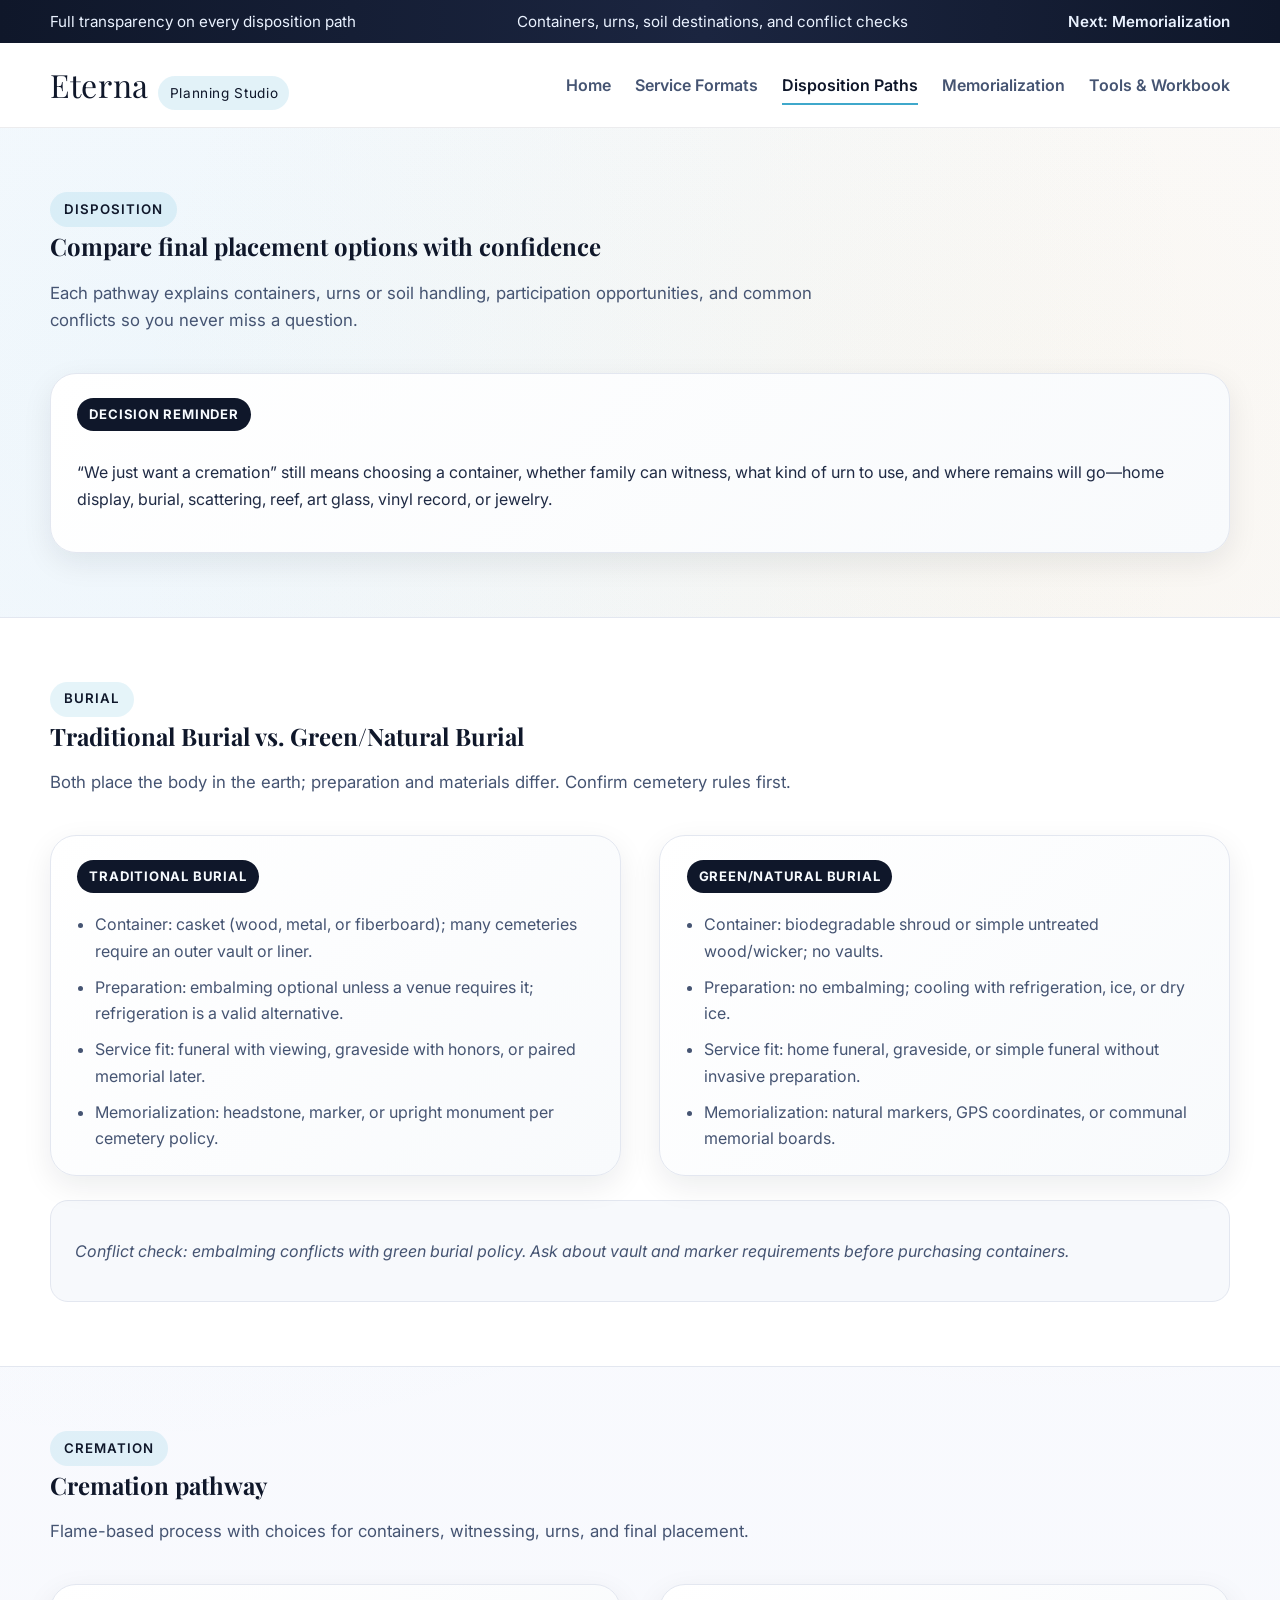
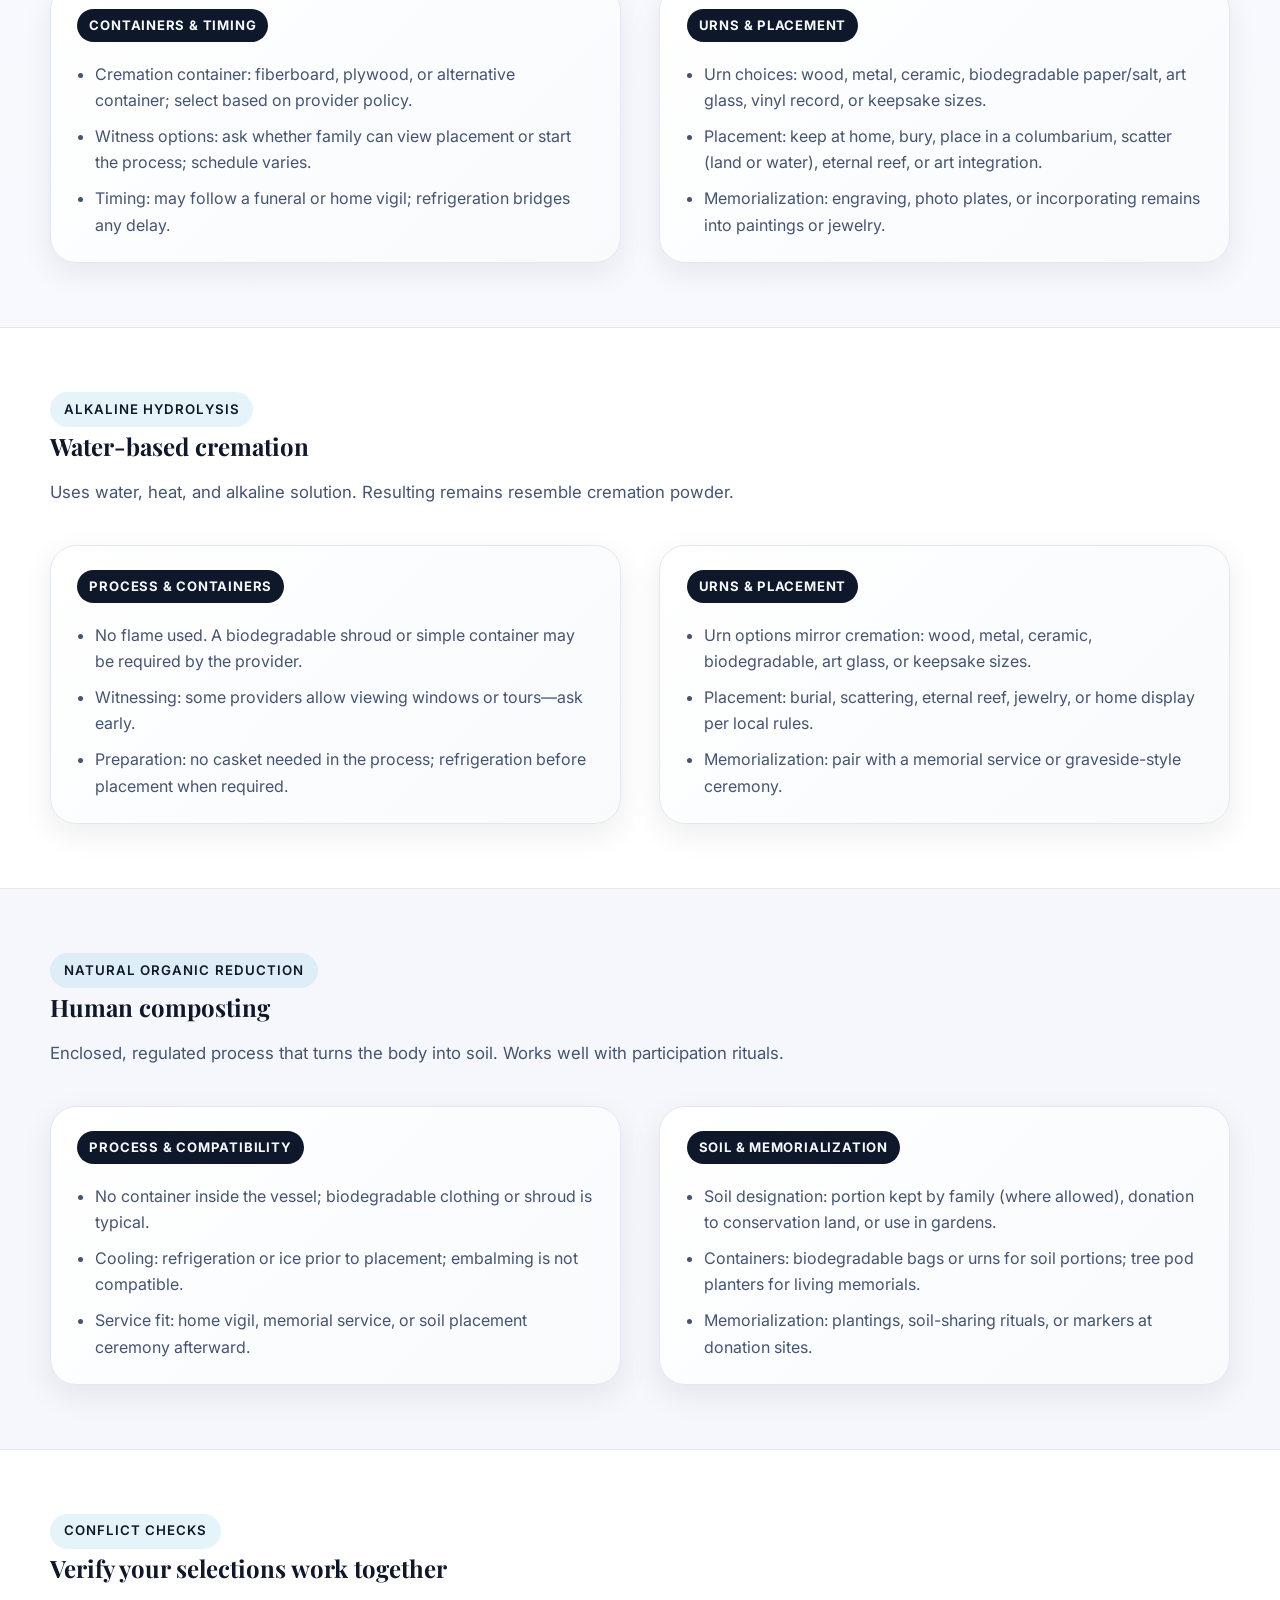
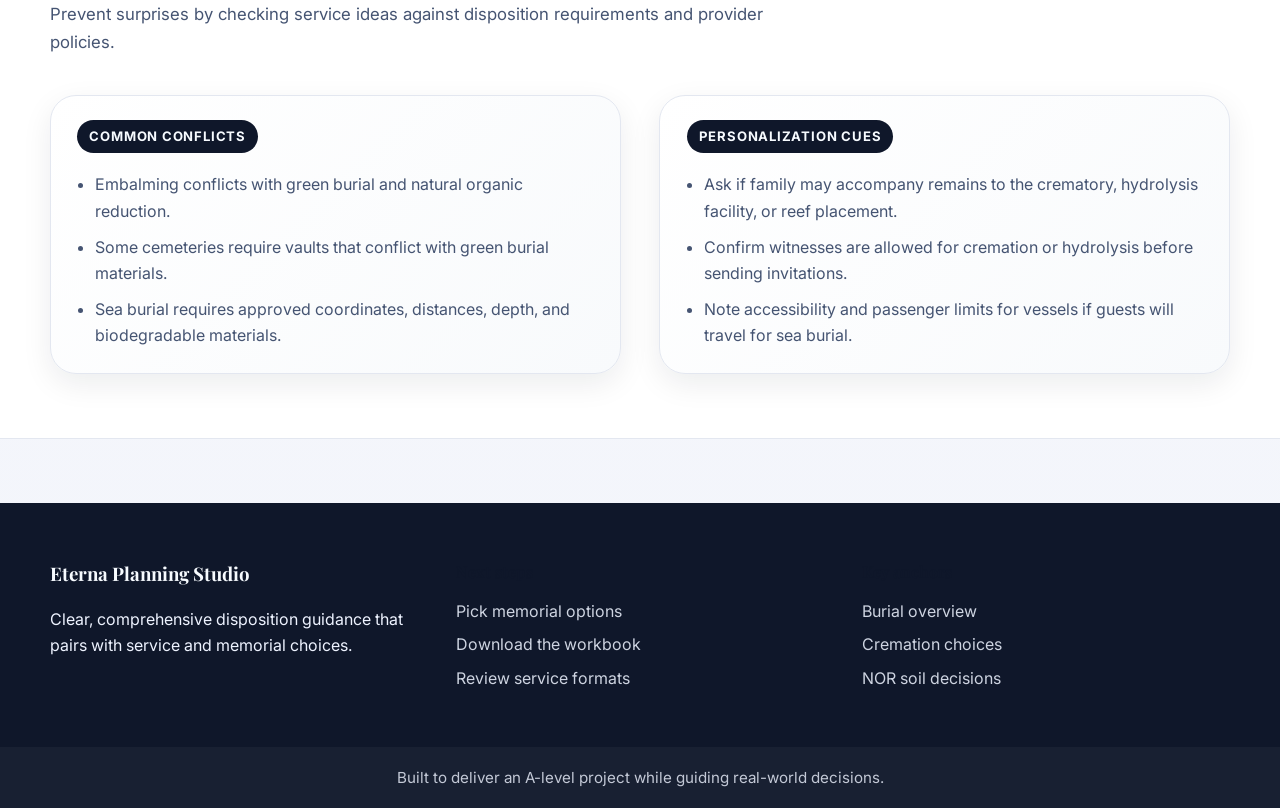
<file: preplanning.html>
<!DOCTYPE html>
<html lang="en">
  <head>
    <meta charset="utf-8" />
    <meta name="viewport" content="width=device-width, initial-scale=1" />
    <meta name="description" content="Disposition comparisons for burial, cremation, alkaline hydrolysis, and natural organic reduction." />
    <title>Disposition Paths | Eterna Planning Studio</title>
    <link rel="stylesheet" href="assets/css/site.css" />
    <script src="assets/js/main.js" defer></script>
  </head>
  <body>
    <header class="site-header">
      <div class="top-bar">
        <div class="container">
          <span>Full transparency on every disposition path</span>
          <span>Containers, urns, soil destinations, and conflict checks</span>
          <a href="obituaries.html">Next: Memorialization</a>
        </div>
      </div>
      <div class="container navbar">
        <a href="index.html" class="brand">Eterna <span>Planning Studio</span></a>
        <button class="nav-toggle" type="button" aria-expanded="false" aria-label="Toggle navigation" data-nav-toggle>
          &#9776;
        </button>
        <ul class="nav-links" data-nav-links>
          <li><a href="index.html">Home</a></li>
          <li><a href="services.html">Service Formats</a></li>
          <li><a href="preplanning.html" class="active">Disposition Paths</a></li>
          <li><a href="obituaries.html">Memorialization</a></li>
          <li><a href="contact.html">Tools &amp; Workbook</a></li>
        </ul>
      </div>
    </header>

    <main id="top">
      <section class="section">
        <div class="container">
          <div class="section-header section-header--left">
            <div class="pill">Disposition</div>
            <h1>Compare final placement options with confidence</h1>
            <p>Each pathway explains containers, urns or soil handling, participation opportunities, and common conflicts so you never miss a question.</p>
          </div>
          <div class="highlight-banner">
            <div class="badge">Decision reminder</div>
            <p>“We just want a cremation” still means choosing a container, whether family can witness, what kind of urn to use, and where remains will go—home display, burial, scattering, reef, art glass, vinyl record, or jewelry.</p>
          </div>
        </div>
      </section>

      <section class="section section-alt" id="burial">
        <div class="container">
          <div class="section-header section-header--left">
            <div class="pill">Burial</div>
            <h2>Traditional Burial vs. Green/Natural Burial</h2>
            <p>Both place the body in the earth; preparation and materials differ. Confirm cemetery rules first.</p>
          </div>
          <div class="grid-two-column">
            <div class="highlight-banner">
              <div class="badge">Traditional burial</div>
              <ul>
                <li>Container: casket (wood, metal, or fiberboard); many cemeteries require an outer vault or liner.</li>
                <li>Preparation: embalming optional unless a venue requires it; refrigeration is a valid alternative.</li>
                <li>Service fit: funeral with viewing, graveside with honors, or paired memorial later.</li>
                <li>Memorialization: headstone, marker, or upright monument per cemetery policy.</li>
              </ul>
            </div>
            <div class="highlight-banner">
              <div class="badge">Green/Natural burial</div>
              <ul>
                <li>Container: biodegradable shroud or simple untreated wood/wicker; no vaults.</li>
                <li>Preparation: no embalming; cooling with refrigeration, ice, or dry ice.</li>
                <li>Service fit: home funeral, graveside, or simple funeral without invasive preparation.</li>
                <li>Memorialization: natural markers, GPS coordinates, or communal memorial boards.</li>
              </ul>
            </div>
          </div>
          <blockquote>
            <p>Conflict check: embalming conflicts with green burial policy. Ask about vault and marker requirements before purchasing containers.</p>
          </blockquote>
        </div>
      </section>

      <section class="section" id="cremation">
        <div class="container">
          <div class="section-header section-header--left">
            <div class="pill">Cremation</div>
            <h2>Cremation pathway</h2>
            <p>Flame-based process with choices for containers, witnessing, urns, and final placement.</p>
          </div>
          <div class="grid-two-column">
            <div class="highlight-banner">
              <div class="badge">Containers &amp; timing</div>
              <ul>
                <li>Cremation container: fiberboard, plywood, or alternative container; select based on provider policy.</li>
                <li>Witness options: ask whether family can view placement or start the process; schedule varies.</li>
                <li>Timing: may follow a funeral or home vigil; refrigeration bridges any delay.</li>
              </ul>
            </div>
            <div class="highlight-banner">
              <div class="badge">Urns &amp; placement</div>
              <ul>
                <li>Urn choices: wood, metal, ceramic, biodegradable paper/salt, art glass, vinyl record, or keepsake sizes.</li>
                <li>Placement: keep at home, bury, place in a columbarium, scatter (land or water), eternal reef, or art integration.</li>
                <li>Memorialization: engraving, photo plates, or incorporating remains into paintings or jewelry.</li>
              </ul>
            </div>
          </div>
        </div>
      </section>

      <section class="section section-alt" id="alkaline-hydrolysis">
        <div class="container">
          <div class="section-header section-header--left">
            <div class="pill">Alkaline hydrolysis</div>
            <h2>Water-based cremation</h2>
            <p>Uses water, heat, and alkaline solution. Resulting remains resemble cremation powder.</p>
          </div>
          <div class="grid-two-column">
            <div class="highlight-banner">
              <div class="badge">Process &amp; containers</div>
              <ul>
                <li>No flame used. A biodegradable shroud or simple container may be required by the provider.</li>
                <li>Witnessing: some providers allow viewing windows or tours—ask early.</li>
                <li>Preparation: no casket needed in the process; refrigeration before placement when required.</li>
              </ul>
            </div>
            <div class="highlight-banner">
              <div class="badge">Urns &amp; placement</div>
              <ul>
                <li>Urn options mirror cremation: wood, metal, ceramic, biodegradable, art glass, or keepsake sizes.</li>
                <li>Placement: burial, scattering, eternal reef, jewelry, or home display per local rules.</li>
                <li>Memorialization: pair with a memorial service or graveside-style ceremony.</li>
              </ul>
            </div>
          </div>
        </div>
      </section>

      <section class="section" id="natural-organic-reduction">
        <div class="container">
          <div class="section-header section-header--left">
            <div class="pill">Natural organic reduction</div>
            <h2>Human composting</h2>
            <p>Enclosed, regulated process that turns the body into soil. Works well with participation rituals.</p>
          </div>
          <div class="grid-two-column">
            <div class="highlight-banner">
              <div class="badge">Process &amp; compatibility</div>
              <ul>
                <li>No container inside the vessel; biodegradable clothing or shroud is typical.</li>
                <li>Cooling: refrigeration or ice prior to placement; embalming is not compatible.</li>
                <li>Service fit: home vigil, memorial service, or soil placement ceremony afterward.</li>
              </ul>
            </div>
            <div class="highlight-banner">
              <div class="badge">Soil &amp; memorialization</div>
              <ul>
                <li>Soil designation: portion kept by family (where allowed), donation to conservation land, or use in gardens.</li>
                <li>Containers: biodegradable bags or urns for soil portions; tree pod planters for living memorials.</li>
                <li>Memorialization: plantings, soil-sharing rituals, or markers at donation sites.</li>
              </ul>
            </div>
          </div>
        </div>
      </section>

      <section class="section section-alt" id="conflicts">
        <div class="container">
          <div class="section-header section-header--left">
            <div class="pill">Conflict checks</div>
            <h2>Verify your selections work together</h2>
            <p>Prevent surprises by checking service ideas against disposition requirements and provider policies.</p>
          </div>
          <div class="grid-two-column">
            <div class="highlight-banner">
              <div class="badge">Common conflicts</div>
              <ul>
                <li>Embalming conflicts with green burial and natural organic reduction.</li>
                <li>Some cemeteries require vaults that conflict with green burial materials.</li>
                <li>Sea burial requires approved coordinates, distances, depth, and biodegradable materials.</li>
              </ul>
            </div>
            <div class="highlight-banner">
              <div class="badge">Personalization cues</div>
              <ul>
                <li>Ask if family may accompany remains to the crematory, hydrolysis facility, or reef placement.</li>
                <li>Confirm witnesses are allowed for cremation or hydrolysis before sending invitations.</li>
                <li>Note accessibility and passenger limits for vessels if guests will travel for sea burial.</li>
              </ul>
            </div>
          </div>
        </div>
      </section>
    </main>

    <footer>
      <div class="container footer-grid">
        <div class="footer-brand">
          <h3>Eterna Planning Studio</h3>
          <p>Clear, comprehensive disposition guidance that pairs with service and memorial choices.</p>
        </div>
        <div>
          <h4>Next steps</h4>
          <ul class="footer-links">
            <li><a href="obituaries.html">Pick memorial options</a></li>
            <li><a href="contact.html">Download the workbook</a></li>
            <li><a href="services.html">Review service formats</a></li>
          </ul>
        </div>
        <div>
          <h4>Key anchors</h4>
          <ul class="footer-links">
            <li><a href="#burial">Burial overview</a></li>
            <li><a href="#cremation">Cremation choices</a></li>
            <li><a href="#natural-organic-reduction">NOR soil decisions</a></li>
          </ul>
        </div>
      </div>
      <div class="footer-bottom">Built to deliver an A-level project while guiding real-world decisions.</div>
    </footer>
  </body>
</html>
</file>
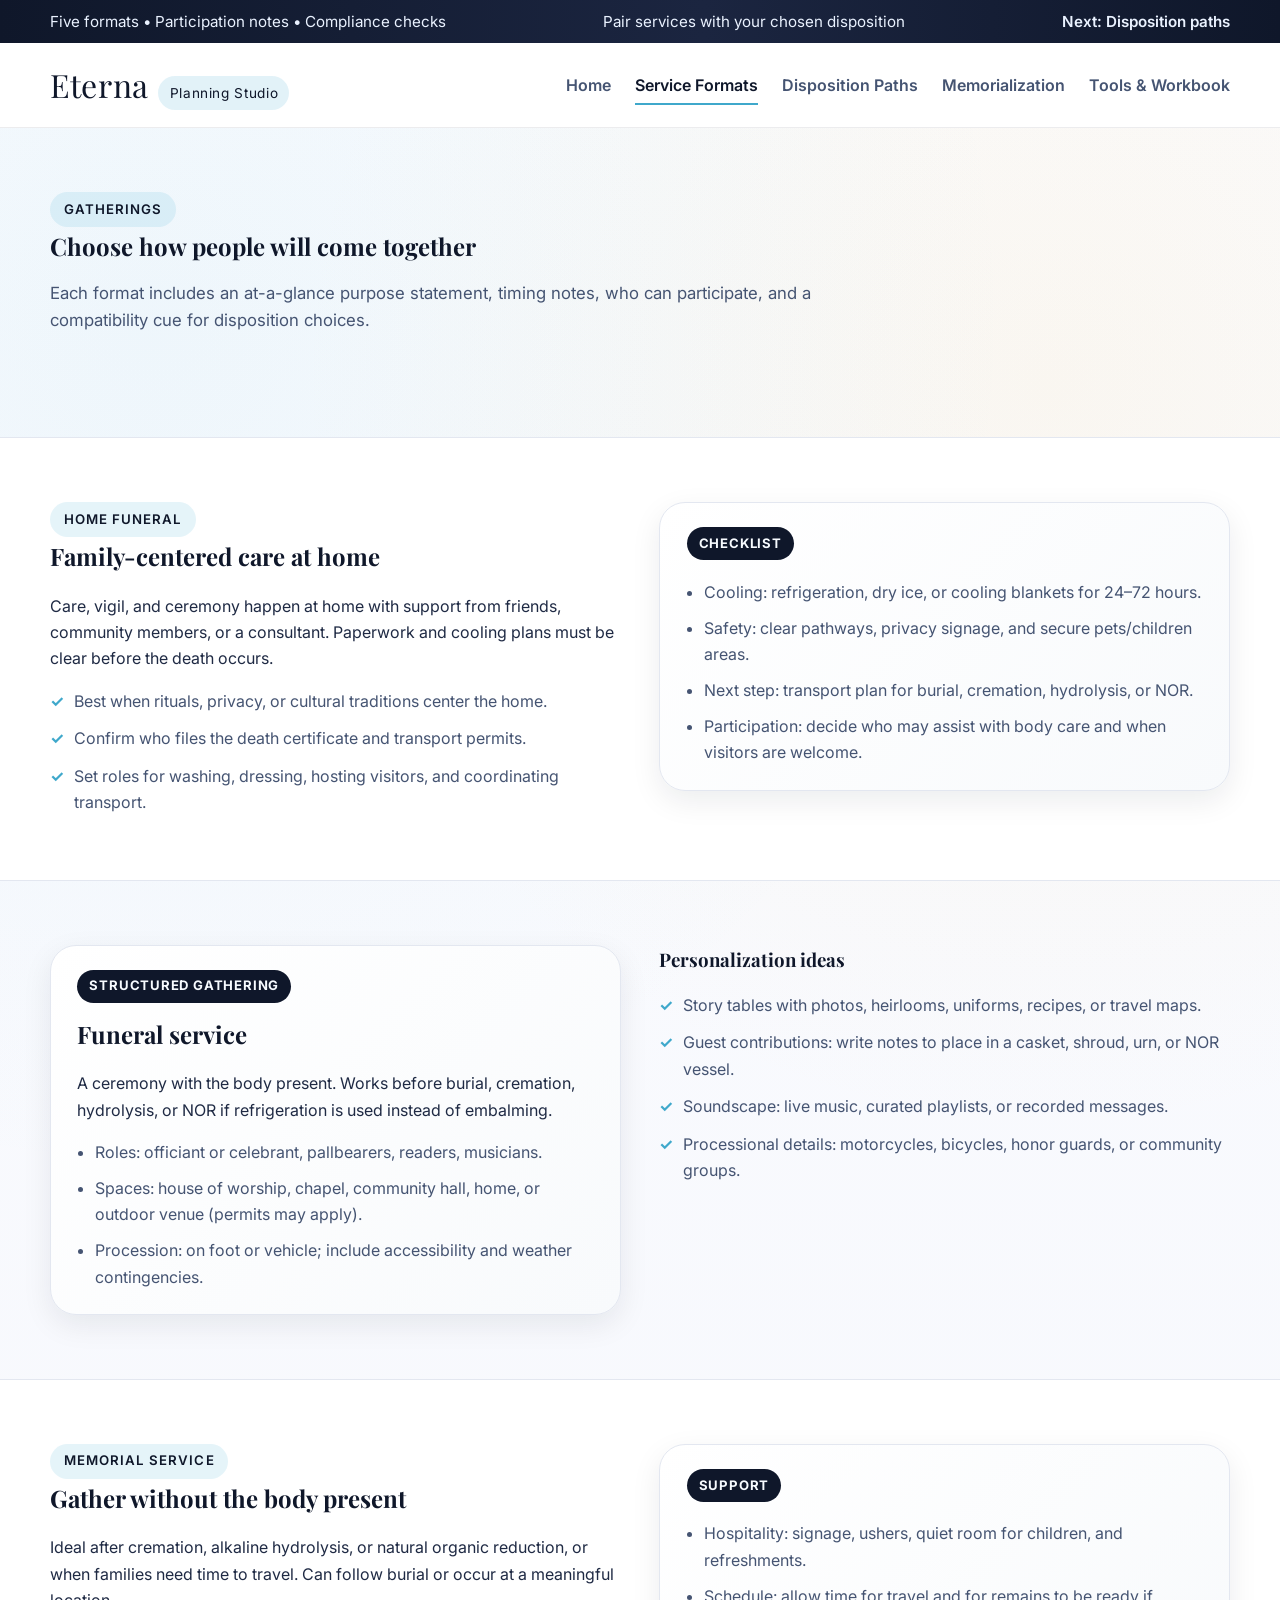
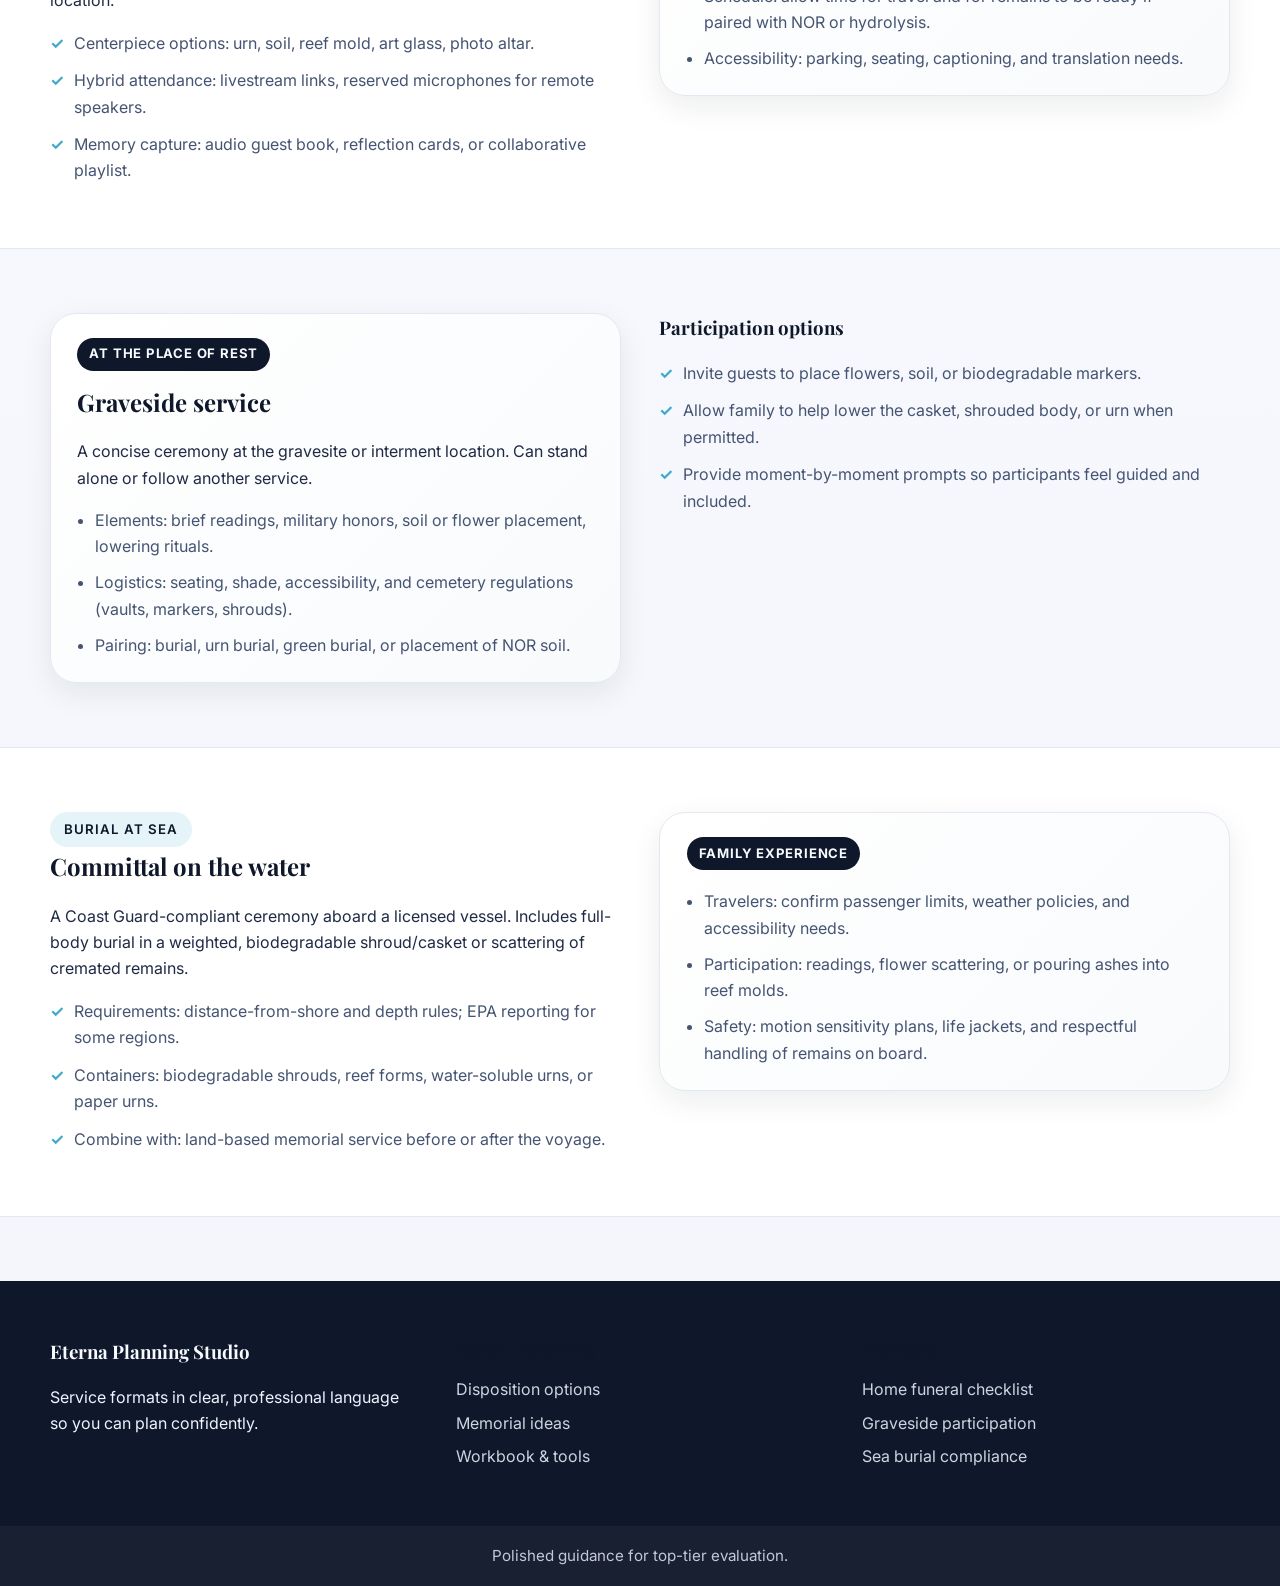
<file: services.html>
<!DOCTYPE html>
<html lang="en">
  <head>
    <meta charset="utf-8" />
    <meta name="viewport" content="width=device-width, initial-scale=1" />
    <meta name="description" content="Professional descriptions of home funerals, funeral services, memorials, graveside ceremonies, and burials at sea." />
    <title>Service Formats | Eterna Planning Studio</title>
    <link rel="stylesheet" href="assets/css/site.css" />
    <script src="assets/js/main.js" defer></script>
  </head>
  <body>
    <header class="site-header">
      <div class="top-bar">
        <div class="container">
          <span>Five formats • Participation notes • Compliance checks</span>
          <span>Pair services with your chosen disposition</span>
          <a href="preplanning.html">Next: Disposition paths</a>
        </div>
      </div>
      <div class="container navbar">
        <a href="index.html" class="brand">Eterna <span>Planning Studio</span></a>
        <button class="nav-toggle" type="button" aria-expanded="false" aria-label="Toggle navigation" data-nav-toggle>
          &#9776;
        </button>
        <ul class="nav-links" data-nav-links>
          <li><a href="index.html">Home</a></li>
          <li><a href="services.html" class="active">Service Formats</a></li>
          <li><a href="preplanning.html">Disposition Paths</a></li>
          <li><a href="obituaries.html">Memorialization</a></li>
          <li><a href="contact.html">Tools &amp; Workbook</a></li>
        </ul>
      </div>
    </header>

    <main id="top">
      <section class="section">
        <div class="container">
          <div class="section-header section-header--left">
            <div class="pill">Gatherings</div>
            <h1>Choose how people will come together</h1>
            <p>Each format includes an at-a-glance purpose statement, timing notes, who can participate, and a compatibility cue for disposition choices.</p>
          </div>
        </div>
      </section>

      <section class="section section-alt" id="home-funeral">
        <div class="container">
          <div class="grid-two-column">
            <div>
              <div class="pill">Home funeral</div>
              <h2>Family-centered care at home</h2>
              <p>Care, vigil, and ceremony happen at home with support from friends, community members, or a consultant. Paperwork and cooling plans must be clear before the death occurs.</p>
              <ul class="featured-list">
                <li>Best when rituals, privacy, or cultural traditions center the home.</li>
                <li>Confirm who files the death certificate and transport permits.</li>
                <li>Set roles for washing, dressing, hosting visitors, and coordinating transport.</li>
              </ul>
            </div>
            <div class="highlight-banner">
              <div class="badge">Checklist</div>
              <ul>
                <li>Cooling: refrigeration, dry ice, or cooling blankets for 24–72 hours.</li>
                <li>Safety: clear pathways, privacy signage, and secure pets/children areas.</li>
                <li>Next step: transport plan for burial, cremation, hydrolysis, or NOR.</li>
                <li>Participation: decide who may assist with body care and when visitors are welcome.</li>
              </ul>
            </div>
          </div>
        </div>
      </section>

      <section class="section" id="funeral-service">
        <div class="container">
          <div class="grid-two-column">
            <div class="highlight-banner">
              <div class="badge">Structured gathering</div>
              <h2>Funeral service</h2>
              <p>A ceremony with the body present. Works before burial, cremation, hydrolysis, or NOR if refrigeration is used instead of embalming.</p>
              <ul>
                <li>Roles: officiant or celebrant, pallbearers, readers, musicians.</li>
                <li>Spaces: house of worship, chapel, community hall, home, or outdoor venue (permits may apply).</li>
                <li>Procession: on foot or vehicle; include accessibility and weather contingencies.</li>
              </ul>
            </div>
            <div>
              <h3>Personalization ideas</h3>
              <ul class="featured-list">
                <li>Story tables with photos, heirlooms, uniforms, recipes, or travel maps.</li>
                <li>Guest contributions: write notes to place in a casket, shroud, urn, or NOR vessel.</li>
                <li>Soundscape: live music, curated playlists, or recorded messages.</li>
                <li>Processional details: motorcycles, bicycles, honor guards, or community groups.</li>
              </ul>
            </div>
          </div>
        </div>
      </section>

      <section class="section section-alt" id="memorial-service">
        <div class="container">
          <div class="grid-two-column">
            <div>
              <div class="pill">Memorial service</div>
              <h2>Gather without the body present</h2>
              <p>Ideal after cremation, alkaline hydrolysis, or natural organic reduction, or when families need time to travel. Can follow burial or occur at a meaningful location.</p>
              <ul class="featured-list">
                <li>Centerpiece options: urn, soil, reef mold, art glass, photo altar.</li>
                <li>Hybrid attendance: livestream links, reserved microphones for remote speakers.</li>
                <li>Memory capture: audio guest book, reflection cards, or collaborative playlist.</li>
              </ul>
            </div>
            <div class="highlight-banner">
              <div class="badge">Support</div>
              <ul>
                <li>Hospitality: signage, ushers, quiet room for children, and refreshments.</li>
                <li>Schedule: allow time for travel and for remains to be ready if paired with NOR or hydrolysis.</li>
                <li>Accessibility: parking, seating, captioning, and translation needs.</li>
              </ul>
            </div>
          </div>
        </div>
      </section>

      <section class="section" id="graveside-service">
        <div class="container">
          <div class="grid-two-column">
            <div class="highlight-banner">
              <div class="badge">At the place of rest</div>
              <h2>Graveside service</h2>
              <p>A concise ceremony at the gravesite or interment location. Can stand alone or follow another service.</p>
              <ul>
                <li>Elements: brief readings, military honors, soil or flower placement, lowering rituals.</li>
                <li>Logistics: seating, shade, accessibility, and cemetery regulations (vaults, markers, shrouds).</li>
                <li>Pairing: burial, urn burial, green burial, or placement of NOR soil.</li>
              </ul>
            </div>
            <div>
              <h3>Participation options</h3>
              <ul class="featured-list">
                <li>Invite guests to place flowers, soil, or biodegradable markers.</li>
                <li>Allow family to help lower the casket, shrouded body, or urn when permitted.</li>
                <li>Provide moment-by-moment prompts so participants feel guided and included.</li>
              </ul>
            </div>
          </div>
        </div>
      </section>

      <section class="section section-alt" id="burial-at-sea">
        <div class="container">
          <div class="grid-two-column">
            <div>
              <div class="pill">Burial at sea</div>
              <h2>Committal on the water</h2>
              <p>A Coast Guard-compliant ceremony aboard a licensed vessel. Includes full-body burial in a weighted, biodegradable shroud/casket or scattering of cremated remains.</p>
              <ul class="featured-list">
                <li>Requirements: distance-from-shore and depth rules; EPA reporting for some regions.</li>
                <li>Containers: biodegradable shrouds, reef forms, water-soluble urns, or paper urns.</li>
                <li>Combine with: land-based memorial service before or after the voyage.</li>
              </ul>
            </div>
            <div class="highlight-banner">
              <div class="badge">Family experience</div>
              <ul>
                <li>Travelers: confirm passenger limits, weather policies, and accessibility needs.</li>
                <li>Participation: readings, flower scattering, or pouring ashes into reef molds.</li>
                <li>Safety: motion sensitivity plans, life jackets, and respectful handling of remains on board.</li>
              </ul>
            </div>
          </div>
        </div>
      </section>
    </main>

    <footer>
      <div class="container footer-grid">
        <div class="footer-brand">
          <h3>Eterna Planning Studio</h3>
          <p>Service formats in clear, professional language so you can plan confidently.</p>
        </div>
        <div>
          <h4>Continue planning</h4>
          <ul class="footer-links">
            <li><a href="preplanning.html">Disposition options</a></li>
            <li><a href="obituaries.html">Memorial ideas</a></li>
            <li><a href="contact.html">Workbook &amp; tools</a></li>
          </ul>
        </div>
        <div>
          <h4>Highlights</h4>
          <ul class="footer-links">
            <li><a href="#home-funeral">Home funeral checklist</a></li>
            <li><a href="#graveside-service">Graveside participation</a></li>
            <li><a href="#burial-at-sea">Sea burial compliance</a></li>
          </ul>
        </div>
      </div>
      <div class="footer-bottom">Polished guidance for top-tier evaluation.</div>
    </footer>
  </body>
</html>
</file>
<file: assets/css/site.css>
@import url("https://fonts.googleapis.com/css2?family=Inter:wght@400;500;600;700&family=Playfair+Display:wght@600;700&display=swap");

:root {
  --font-body: "Inter", system-ui, -apple-system, sans-serif;
  --font-heading: "Playfair Display", "Times New Roman", serif;
  --ink-900: #0f172a;
  --ink-700: #1f2a44;
  --ink-500: #455472;
  --ink-300: #8c95a9;
  --sky-500: #5eb9d7;
  --sky-600: #3fa8cb;
  --gold-400: #f6d28b;
  --shell-50: #f6f7fb;
  --shell-100: #eef1f7;
  --shell-200: #e3e7f0;
  --surface: #ffffff;
  --shadow-soft: 0 20px 60px rgba(15, 23, 42, 0.12);
  --shadow-subtle: 0 10px 30px rgba(15, 23, 42, 0.08);
  --radius-lg: 18px;
  --radius-xl: 26px;
  --transition: all 0.25s ease;
}

* {
  box-sizing: border-box;
}

body {
  margin: 0;
  font-family: var(--font-body);
  color: var(--ink-700);
  background: radial-gradient(circle at 12% 10%, rgba(94, 185, 215, 0.08), transparent 28%),
    radial-gradient(circle at 82% 12%, rgba(246, 210, 139, 0.12), transparent 25%),
    linear-gradient(180deg, #fbfcff 0%, #f3f5fb 100%);
  line-height: 1.65;
  -webkit-font-smoothing: antialiased;
}

a {
  color: inherit;
  text-decoration: none;
  transition: color 0.2s ease, opacity 0.2s ease;
}

a:hover,
a:focus {
  color: var(--sky-600);
}

a:focus-visible,
button:focus-visible {
  outline: 3px solid rgba(94, 185, 215, 0.35);
  outline-offset: 4px;
}

img {
  max-width: 100%;
  display: block;
  border-radius: var(--radius-lg);
}

.container {
  width: min(1180px, 94%);
  margin: 0 auto;
}

.top-bar {
  background: linear-gradient(90deg, var(--ink-900), #1b2540 55%, #0f172a);
  color: #eaf2ff;
  font-size: 0.95rem;
  padding: 0.55rem 0;
}

.top-bar .container {
  display: flex;
  flex-wrap: wrap;
  justify-content: space-between;
  gap: 0.5rem 1rem;
  align-items: center;
}

.top-bar a {
  color: #eaf2ff;
  font-weight: 600;
}

.site-header {
  position: sticky;
  top: 0;
  z-index: 1000;
  background: rgba(255, 255, 255, 0.96);
  backdrop-filter: blur(14px);
  border-bottom: 1px solid rgba(15, 23, 42, 0.08);
}

.navbar {
  display: flex;
  align-items: center;
  justify-content: space-between;
  gap: 1rem;
  padding: 1rem 0;
}

.brand {
  display: inline-flex;
  align-items: baseline;
  gap: 0.6rem;
  font-family: var(--font-heading);
  font-size: clamp(1.5rem, 3vw, 2rem);
  color: var(--ink-900);
  letter-spacing: 0.02em;
}

.brand span {
  display: inline-block;
  padding: 0.35rem 0.7rem;
  font-size: 0.85rem;
  font-family: var(--font-body);
  color: var(--ink-900);
  background: rgba(94, 185, 215, 0.18);
  border-radius: 999px;
}

.nav-toggle {
  display: none;
  align-items: center;
  justify-content: center;
  width: 3rem;
  height: 3rem;
  border-radius: 50%;
  border: 1px solid var(--shell-200);
  background: var(--surface);
  color: var(--ink-900);
  font-size: 1.35rem;
  cursor: pointer;
  transition: var(--transition);
}

.nav-toggle:hover {
  background: var(--shell-100);
}

.nav-links {
  list-style: none;
  display: flex;
  align-items: center;
  gap: clamp(0.75rem, 2vw, 1.5rem);
  margin: 0;
  padding: 0;
  font-weight: 600;
}

.nav-links a {
  position: relative;
  color: var(--ink-500);
  padding: 0.25rem 0;
}

.nav-links a::after {
  content: "";
  position: absolute;
  left: 0;
  bottom: -6px;
  width: 100%;
  height: 2px;
  background: var(--sky-600);
  transform: scaleX(0);
  transform-origin: left;
  transition: transform 0.2s ease;
}

.nav-links a:hover,
.nav-links a:focus,
.nav-links a.active {
  color: var(--ink-900);
}

.nav-links a:hover::after,
.nav-links a:focus::after,
.nav-links a.active::after {
  transform: scaleX(1);
}

.btn {
  display: inline-flex;
  align-items: center;
  justify-content: center;
  gap: 0.45rem;
  font-weight: 700;
  letter-spacing: 0.01em;
  border-radius: 999px;
  border: 1px solid transparent;
  padding: 0.85rem 1.35rem;
  cursor: pointer;
  transition: var(--transition);
}

.btn-primary {
  background: linear-gradient(135deg, var(--ink-900), #12213c);
  color: #f9fbff;
  box-shadow: var(--shadow-subtle);
}

.btn-primary:hover {
  transform: translateY(-1px);
  box-shadow: var(--shadow-soft);
}

.btn-secondary {
  background: var(--surface);
  color: var(--ink-900);
  border-color: var(--shell-200);
}

.btn-secondary:hover {
  border-color: var(--sky-500);
  color: var(--sky-600);
  box-shadow: var(--shadow-subtle);
}

.pill {
  display: inline-flex;
  align-items: center;
  gap: 0.45rem;
  padding: 0.4rem 0.85rem;
  background: rgba(94, 185, 215, 0.16);
  color: var(--ink-900);
  border-radius: 999px;
  font-weight: 600;
  letter-spacing: 0.08em;
  text-transform: uppercase;
  font-size: 0.83rem;
}

.hero {
  position: relative;
  padding: clamp(4.5rem, 6vw, 6rem) 0 clamp(4rem, 5vw, 5.5rem);
  overflow: hidden;
}

.hero::before {
  content: "";
  position: absolute;
  inset: 0;
  background: radial-gradient(circle at 20% 30%, rgba(94, 185, 215, 0.28), transparent 32%),
    radial-gradient(circle at 80% 10%, rgba(246, 210, 139, 0.32), transparent 36%),
    linear-gradient(135deg, rgba(255, 255, 255, 0.92), rgba(255, 255, 255, 0.82));
  z-index: -2;
}

.hero .container {
  display: grid;
  grid-template-columns: repeat(auto-fit, minmax(300px, 1fr));
  gap: clamp(2rem, 4vw, 3rem);
  align-items: center;
}

.hero-eyebrow {
  display: inline-flex;
  align-items: center;
  gap: 0.4rem;
  font-weight: 700;
  letter-spacing: 0.18em;
  font-size: 0.85rem;
  text-transform: uppercase;
  color: var(--sky-600);
  margin-bottom: 1rem;
}

.hero h1,
.section-header h1,
.section-header h2,
.section-header h3,
h2,
h3,
h4 {
  font-family: var(--font-heading);
  color: var(--ink-900);
  margin: 0 0 0.8rem;
}

.hero h1 {
  font-size: clamp(2.55rem, 5vw, 3.55rem);
  line-height: 1.08;
}

.hero p {
  font-size: 1.1rem;
  color: var(--ink-500);
  margin: 0 0 1.35rem;
}

.hero-actions {
  display: flex;
  flex-wrap: wrap;
  gap: 0.85rem;
  margin: 1rem 0 0.5rem;
}

.hero-panels {
  display: grid;
  gap: 1rem;
}

.hero-panel {
  background: var(--surface);
  border-radius: var(--radius-xl);
  padding: 1.35rem 1.5rem;
  border: 1px solid var(--shell-200);
  box-shadow: var(--shadow-subtle);
}

.hero-panel h3 {
  font-size: 1.1rem;
  margin-bottom: 0.35rem;
}

.hero-panel p {
  margin: 0;
  color: var(--ink-500);
  font-size: 0.98rem;
}

.section {
  padding: clamp(3.5rem, 5vw, 5rem) 0;
}

.section-alt {
  background: var(--surface);
  border-block: 1px solid var(--shell-200);
}

.section-header {
  max-width: 780px;
  margin: 0 auto clamp(2rem, 4vw, 2.75rem);
  text-align: center;
}

.section-header.section-header--left {
  text-align: left;
  margin: 0 0 clamp(2rem, 4vw, 2.4rem);
}

.section-header p {
  margin: 0;
  color: var(--ink-500);
  font-size: 1.05rem;
}

.card-grid {
  display: grid;
  grid-template-columns: repeat(auto-fit, minmax(240px, 1fr));
  gap: clamp(1.4rem, 3vw, 1.8rem);
}

.card {
  background: var(--surface);
  border-radius: var(--radius-lg);
  padding: 1.5rem;
  border: 1px solid var(--shell-200);
  box-shadow: var(--shadow-subtle);
  transition: transform 0.25s ease, box-shadow 0.25s ease;
}

.card:hover {
  transform: translateY(-6px);
  box-shadow: var(--shadow-soft);
}

.card h3 {
  margin-bottom: 0.6rem;
  font-size: 1.2rem;
}

.card p {
  margin: 0;
  color: var(--ink-500);
}

.card .tag {
  display: inline-flex;
  padding: 0.2rem 0.55rem;
  background: var(--shell-100);
  border-radius: 8px;
  font-weight: 700;
  color: var(--ink-500);
  margin-bottom: 0.5rem;
}

.card-link {
  display: inline-flex;
  align-items: center;
  margin-top: 1rem;
  font-weight: 700;
  color: var(--sky-600);
}

.card-link::after {
  content: "\2192";
  margin-left: 0.5rem;
  transition: transform 0.2s ease;
}

.card-link:hover::after {
  transform: translateX(4px);
}

.grid-two-column,
.split {
  display: grid;
  grid-template-columns: repeat(auto-fit, minmax(280px, 1fr));
  gap: clamp(1.6rem, 3vw, 2.4rem);
  align-items: start;
}

.highlight-banner {
  background: linear-gradient(135deg, #ffffff, #f8fafc);
  border-radius: var(--radius-xl);
  padding: 1.5rem 1.65rem;
  border: 1px solid var(--shell-200);
  box-shadow: var(--shadow-subtle);
}

.badge,
.badge-soft {
  display: inline-block;
  padding: 0.35rem 0.75rem;
  border-radius: 999px;
  font-weight: 700;
  letter-spacing: 0.06em;
  text-transform: uppercase;
  font-size: 0.82rem;
  margin-bottom: 0.75rem;
}

.badge {
  background: var(--ink-900);
  color: #f7fbff;
}

.badge-soft {
  background: rgba(94, 185, 215, 0.2);
  color: var(--ink-900);
}

.highlight-banner h3,
.highlight-banner h2 {
  margin-top: 0;
}

.highlight-banner ul {
  padding-left: 1.1rem;
  margin: 0.4rem 0 0;
  display: grid;
  gap: 0.6rem;
  color: var(--ink-500);
}

.featured-list {
  list-style: none;
  padding: 0;
  margin: 1rem 0 0;
  display: grid;
  gap: 0.7rem;
}

.featured-list li {
  position: relative;
  padding-left: 1.5rem;
  color: var(--ink-500);
}

.featured-list li::before {
  content: "\2713";
  position: absolute;
  left: 0;
  color: var(--sky-600);
  font-weight: 700;
}

.quote,
blockquote {
  margin: 1.5rem 0 0;
  padding: 1.3rem 1.5rem;
  border-radius: var(--radius-lg);
  border: 1px solid var(--shell-200);
  background: #f7f9fc;
  color: var(--ink-500);
  font-style: italic;
}

blockquote cite {
  display: block;
  margin-top: 0.7rem;
  font-weight: 700;
  font-style: normal;
  color: var(--ink-900);
}

.table-wrapper {
  overflow-x: auto;
  background: var(--surface);
  border-radius: var(--radius-xl);
  border: 1px solid var(--shell-200);
  box-shadow: var(--shadow-subtle);
}

.table {
  width: 100%;
  border-collapse: collapse;
  min-width: 720px;
}

.table thead {
  background: rgba(94, 185, 215, 0.14);
}

.table th,
.table td {
  padding: 1rem 1.2rem;
  text-align: left;
  border-bottom: 1px solid var(--shell-200);
  color: var(--ink-700);
  font-size: 0.98rem;
}

.table th {
  font-family: var(--font-heading);
  font-size: 1rem;
  color: var(--ink-900);
}

.table tbody tr:hover {
  background: #f8fafc;
}

.stats {
  display: grid;
  grid-template-columns: repeat(auto-fit, minmax(180px, 1fr));
  gap: 1rem;
  margin-top: 1rem;
}

.stat {
  background: var(--surface);
  border-radius: var(--radius-lg);
  padding: 1rem 1.2rem;
  border: 1px solid var(--shell-200);
  text-align: center;
  box-shadow: var(--shadow-subtle);
}

.stat strong {
  display: block;
  font-size: 1.4rem;
  color: var(--ink-900);
}

.callout-grid {
  display: grid;
  grid-template-columns: repeat(auto-fit, minmax(260px, 1fr));
  gap: 1rem;
}

.callout {
  background: linear-gradient(135deg, rgba(94, 185, 215, 0.18), rgba(94, 185, 215, 0.05));
  border-radius: var(--radius-xl);
  padding: 1.3rem 1.5rem;
  border: 1px solid rgba(94, 185, 215, 0.35);
  color: var(--ink-700);
}

.plan-steps {
  display: grid;
  grid-template-columns: repeat(auto-fit, minmax(240px, 1fr));
  gap: 1rem;
  counter-reset: steps;
}

.plan-step {
  background: var(--surface);
  border-radius: var(--radius-lg);
  padding: 1.35rem;
  border: 1px solid var(--shell-200);
  box-shadow: var(--shadow-subtle);
  counter-increment: steps;
}

.plan-step h3::before {
  content: counter(steps);
  display: inline-flex;
  width: 2rem;
  height: 2rem;
  align-items: center;
  justify-content: center;
  border-radius: 50%;
  background: rgba(94, 185, 215, 0.16);
  color: var(--ink-900);
  margin-right: 0.6rem;
  font-weight: 700;
}

footer {
  background: #0f172a;
  color: #eef3ff;
  margin-top: clamp(3rem, 5vw, 4.5rem);
}

.footer-grid {
  display: grid;
  grid-template-columns: repeat(auto-fit, minmax(240px, 1fr));
  gap: clamp(1.6rem, 3vw, 2.4rem);
  padding: clamp(2.6rem, 5vw, 3.5rem) 0;
}

.footer-brand h3 {
  margin-bottom: 0.5rem;
  color: #f7fbff;
}

.footer-links {
  list-style: none;
  padding: 0;
  margin: 0.6rem 0 0;
  display: grid;
  gap: 0.45rem;
}

.footer-links a {
  color: rgba(238, 243, 255, 0.86);
}

.footer-links a:hover {
  color: var(--gold-400);
}

.footer-bottom {
  background: rgba(255, 255, 255, 0.04);
  text-align: center;
  padding: 1.1rem 0;
  font-size: 0.95rem;
  color: rgba(238, 243, 255, 0.8);
}

@media (max-width: 960px) {
  .nav-toggle {
    display: inline-flex;
  }

  .nav-links {
    position: absolute;
    top: 100%;
    right: 0;
    background: var(--surface);
    border: 1px solid var(--shell-200);
    border-radius: var(--radius-lg);
    box-shadow: var(--shadow-soft);
    padding: 0.9rem;
    width: min(320px, 94vw);
    flex-direction: column;
    align-items: flex-start;
    transform: translateY(10px);
    opacity: 0;
    pointer-events: none;
    transition: var(--transition);
  }

  .nav-links.open {
    opacity: 1;
    pointer-events: auto;
    transform: translateY(0);
  }

  .hero .container,
  .grid-two-column,
  .split,
  .card-grid,
  .plan-steps,
  .callout-grid,
  .stats {
    grid-template-columns: 1fr;
  }
}
</file>
